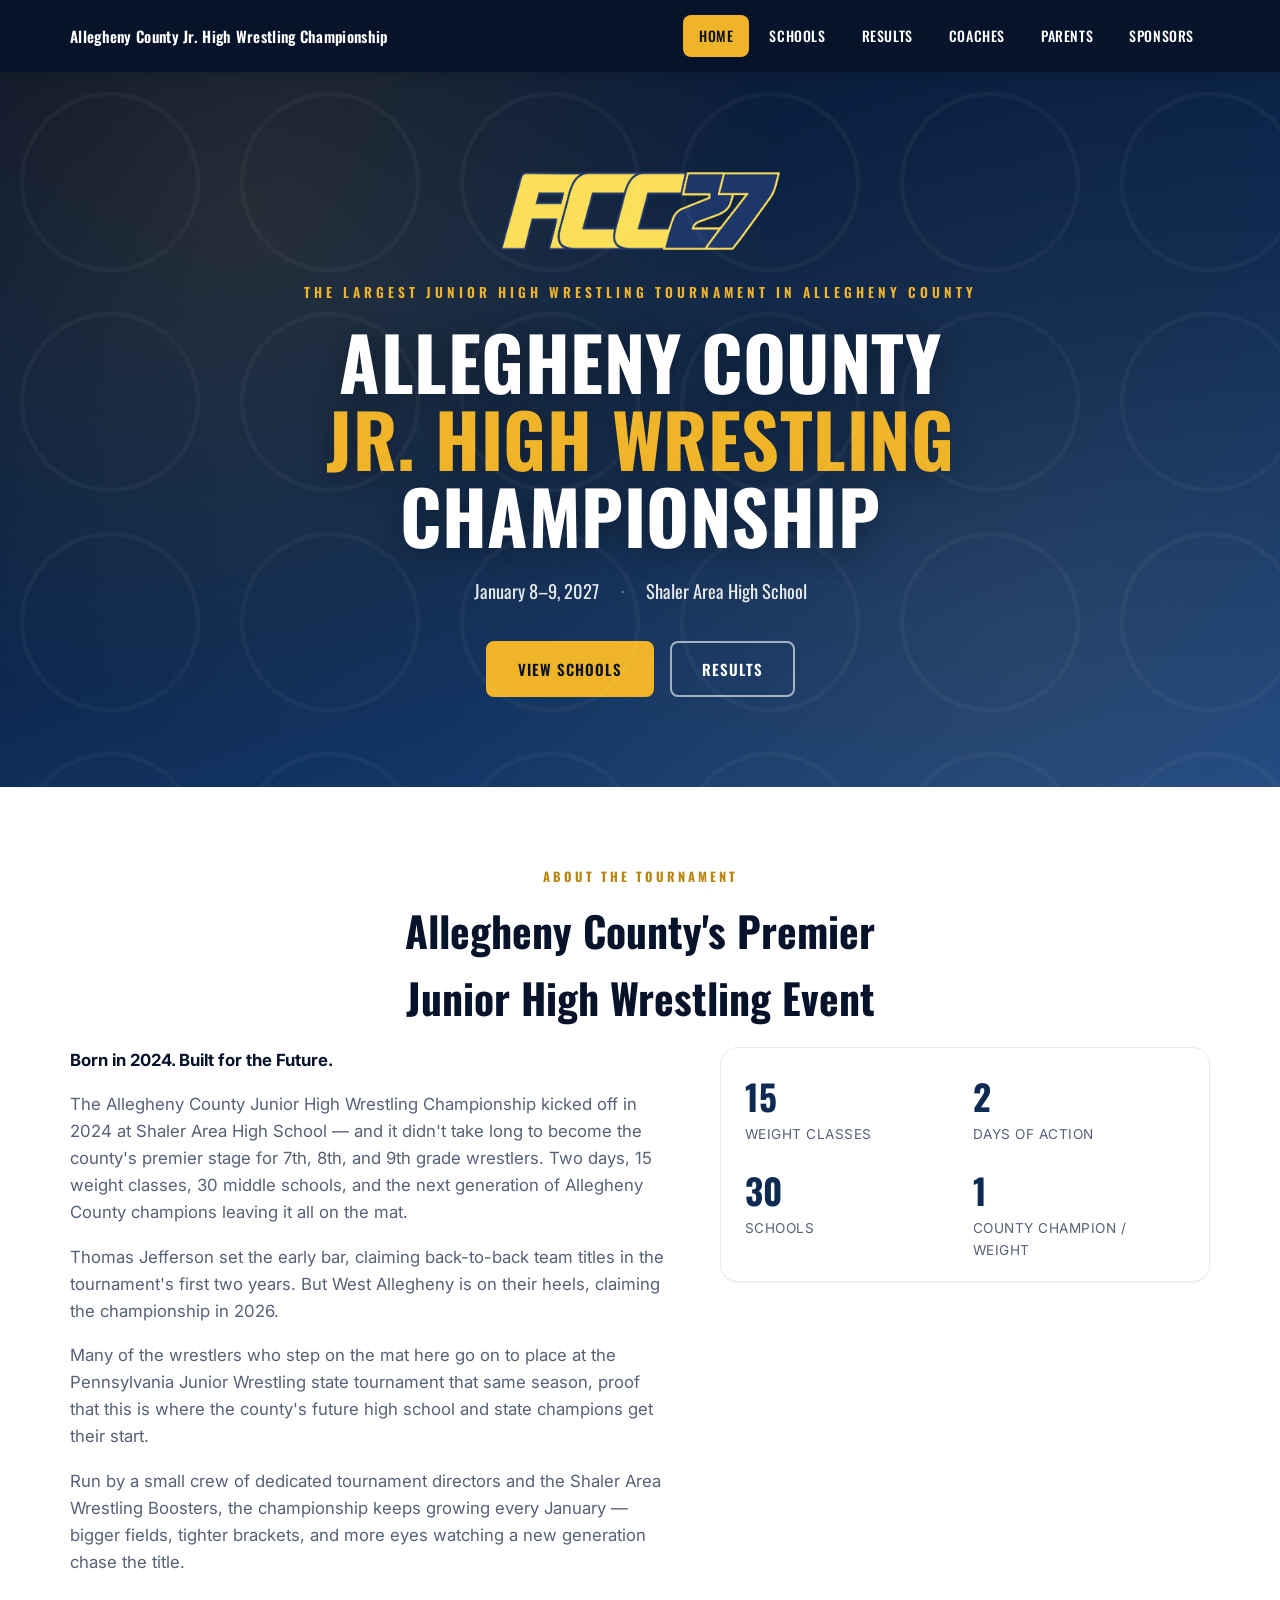
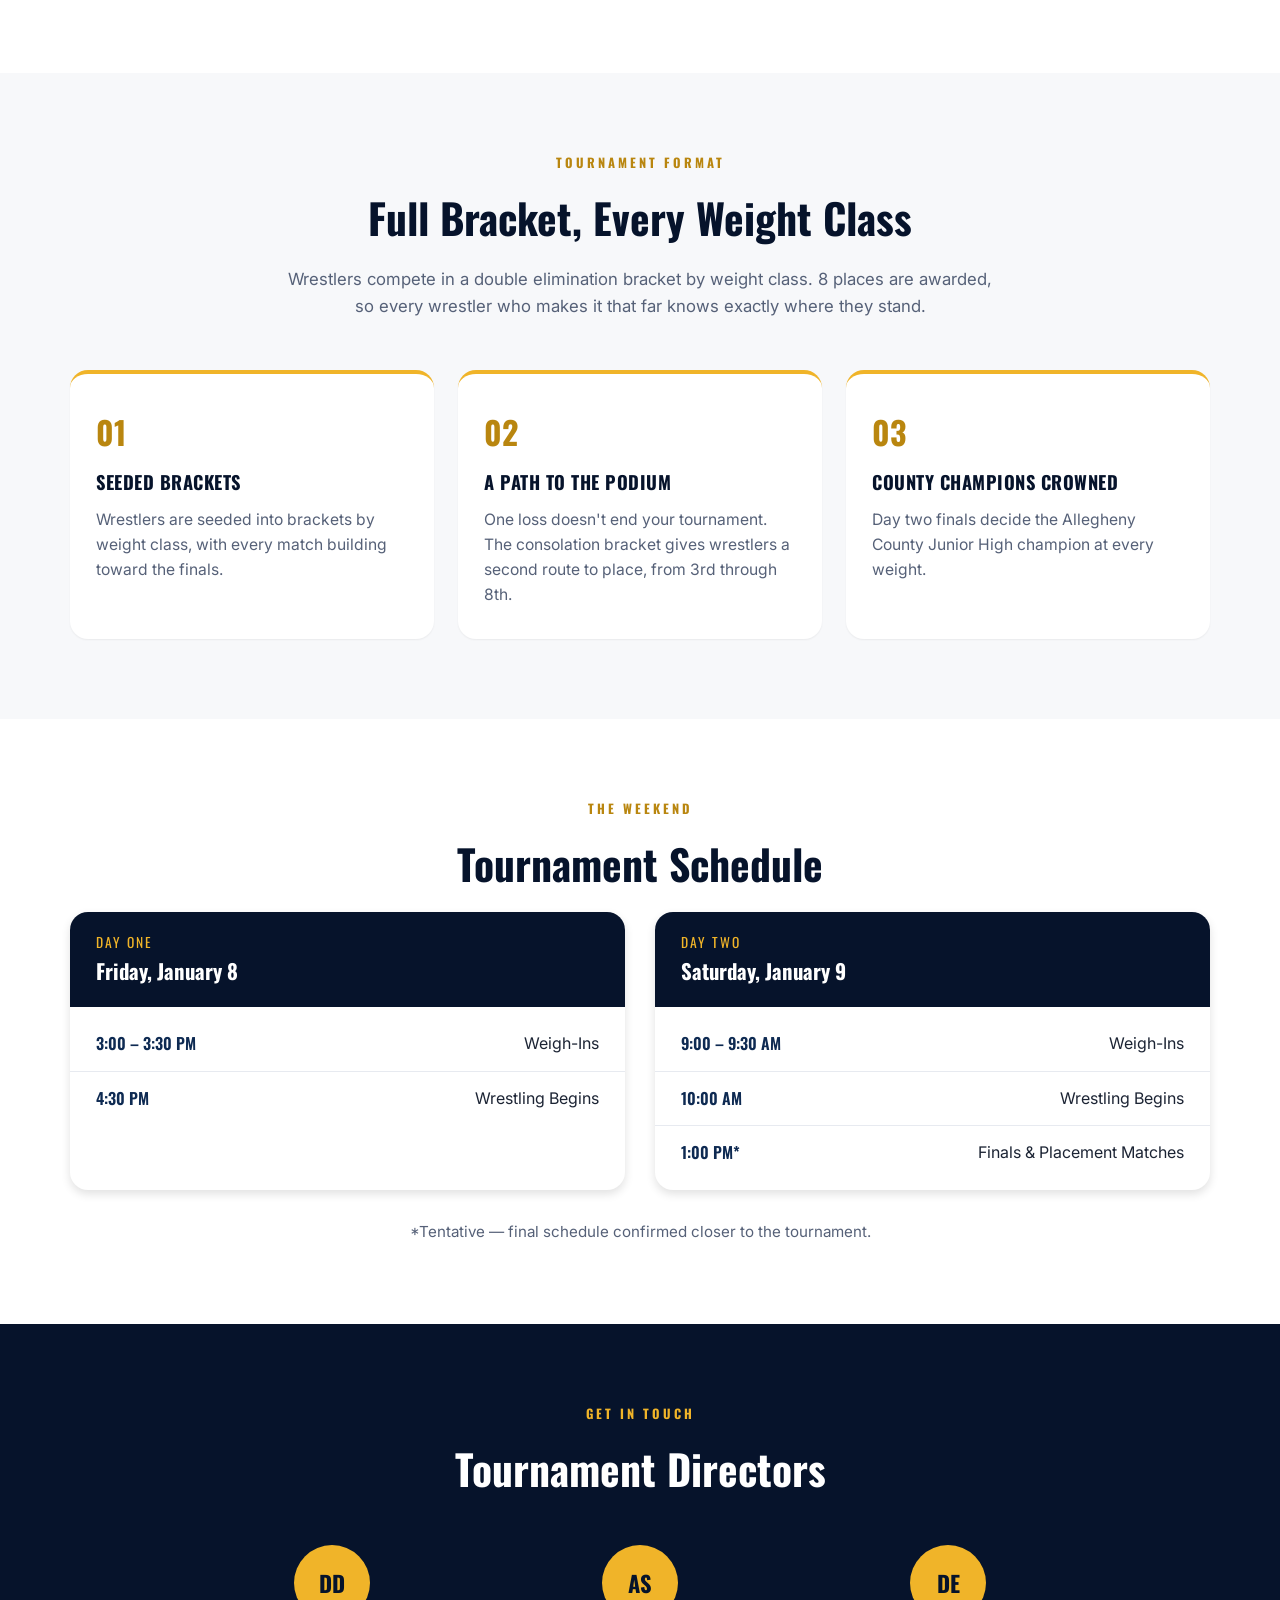
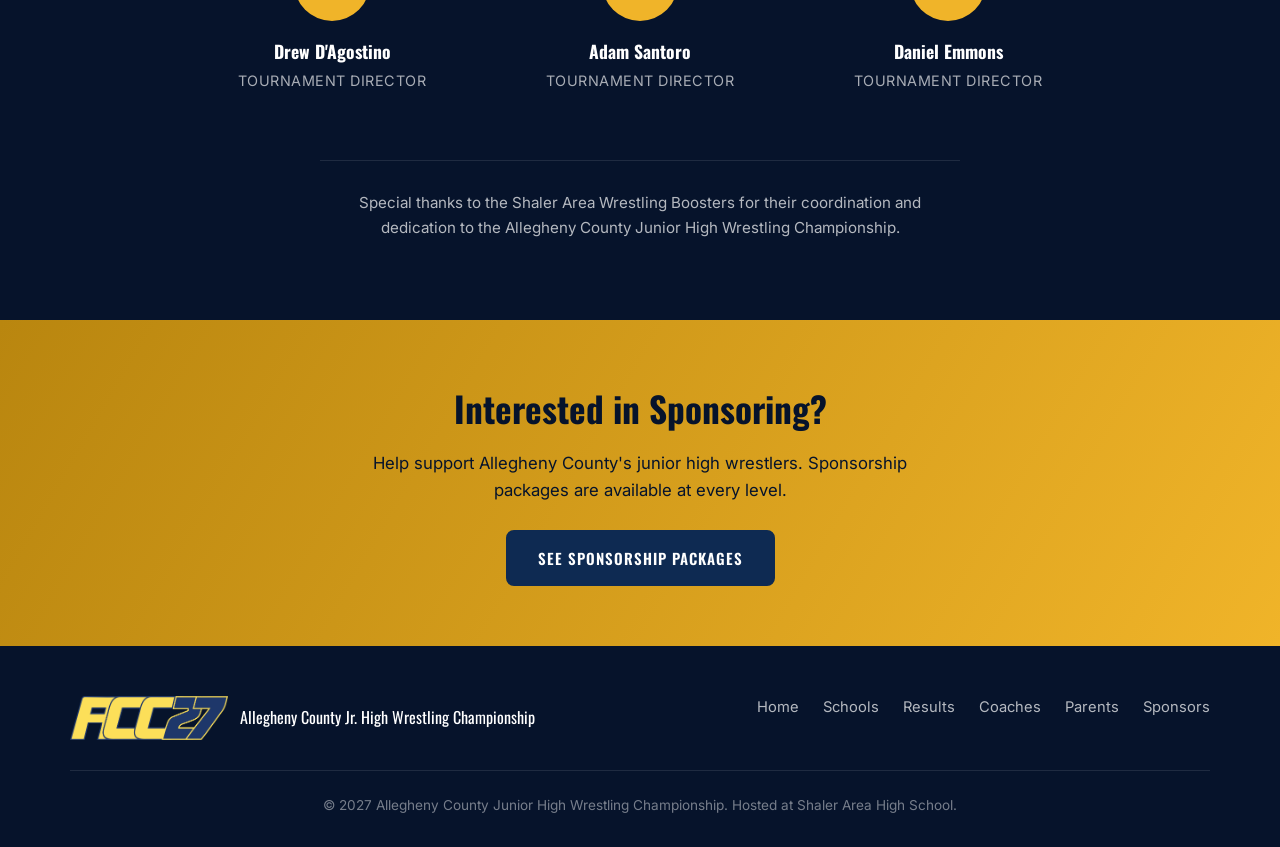
<file: index.html>
<!DOCTYPE html>
<html lang="en">
<head>
  <meta charset="UTF-8">
  <meta name="viewport" content="width=device-width, initial-scale=1.0">
  <title>ACC Jr. High Wrestling Championship | January 8&ndash;9, 2027</title>
  <meta name="description" content="The Allegheny County Junior High Wrestling Championship — January 8-9, 2027 at Shaler Area High School.">
  <link rel="stylesheet" href="styles.css">
  <link rel="icon" type="image/png" href="favicon.png">
  <link rel="preconnect" href="https://fonts.googleapis.com">
  <link rel="preconnect" href="https://fonts.gstatic.com" crossorigin>
  <link href="https://fonts.googleapis.com/css2?family=Oswald:wght@400;500;600;700&family=Inter:wght@400;500;600;700&display=swap" rel="stylesheet">
</head>
<body>

  <!-- Navigation -->
  <nav class="nav">
    <div class="nav-container">
      <a href="index.html" class="nav-logo">
        <span>Allegheny County Jr. High Wrestling Championship</span>
      </a>
      <button class="nav-toggle" aria-label="Toggle menu" onclick="document.querySelector('.nav-menu').classList.toggle('active'); this.classList.toggle('active')">
        <span></span><span></span><span></span>
      </button>
      <ul class="nav-menu">
        <li><a href="index.html" class="active">Home</a></li>
        <li><a href="schools.html">Schools</a></li>
        <li><a href="results.html">Results</a></li>
        <li><a href="coaches.html">Coaches</a></li>
        <li><a href="parents.html">Parents</a></li>
        <li><a href="sponsors.html">Sponsors</a></li>
      </ul>
    </div>
  </nav>

  <!-- Hero -->
  <section class="hero">
    <div class="hero-content">
      <img src="assets/brand/logo-mark.png" alt="ACC27" class="hero-logo">
      <span class="hero-eyebrow">The Largest Junior High Wrestling Tournament in Allegheny County</span>
      <h1 class="hero-title">ALLEGHENY COUNTY<br><span class="gold">JR. HIGH WRESTLING</span><br>CHAMPIONSHIP</h1>
      <div class="hero-details">
        <span>January 8&ndash;9, 2027</span>
        <span class="sep">&middot;</span>
        <span>Shaler Area High School</span>
      </div>
      <div class="hero-buttons">
        <a href="schools.html" class="btn btn-primary">View Schools</a>
        <a href="results.html" class="btn btn-outline">Results</a>
      </div>
    </div>
  </section>

  <!-- About -->
  <section class="section" id="about">
    <div class="container">
      <span class="section-eyebrow">About the Tournament</span>
      <h2 class="section-title">Allegheny County's Premier<br>Junior High Wrestling Event</h2>
      <div class="about-grid">
        <div class="about-text">
          <p><strong>Born in 2024. Built for the Future.</strong></p>
          <p>The Allegheny County Junior High Wrestling Championship kicked off in 2024 at Shaler Area High School — and it didn't take long to become the county's premier stage for 7th, 8th, and 9th grade wrestlers. Two days, 15 weight classes, 30 middle schools, and the next generation of Allegheny County champions leaving it all on the mat.</p>
          <p>Thomas Jefferson set the early bar, claiming back-to-back team titles in the tournament's first two years. But West Allegheny is on their heels, claiming the championship in 2026.</p>
          <p>Many of the wrestlers who step on the mat here go on to place at the Pennsylvania Junior Wrestling state tournament that same season, proof that this is where the county's future high school and state champions get their start.</p>
          <p>Run by a small crew of dedicated tournament directors and the Shaler Area Wrestling Boosters, the championship keeps growing every January — bigger fields, tighter brackets, and more eyes watching a new generation chase the title.</p>
        </div>
        <div class="stat-card">
          <div class="stat-grid">
            <div>
              <div class="stat-number">15</div>
              <div class="stat-label">Weight Classes</div>
            </div>
            <div>
              <div class="stat-number">2</div>
              <div class="stat-label">Days of Action</div>
            </div>
            <div>
              <div class="stat-number">30</div>
              <div class="stat-label">Schools</div>
            </div>
            <div>
              <div class="stat-number">1</div>
              <div class="stat-label">County Champion / Weight</div>
            </div>
          </div>
        </div>
      </div>
    </div>
  </section>

  <!-- Format -->
  <section class="section section-alt" id="format">
    <div class="container">
      <span class="section-eyebrow">Tournament Format</span>
      <h2 class="section-title">Full Bracket, Every Weight Class</h2>
      <p class="section-subtitle">Wrestlers compete in a double elimination bracket by weight class. 8 places are awarded, so every wrestler who makes it that far knows exactly where they stand.</p>
      <div class="format-grid">
        <div class="format-card">
          <div class="format-num">01</div>
          <h3>Seeded Brackets</h3>
          <p>Wrestlers are seeded into brackets by weight class, with every match building toward the finals.</p>
        </div>
        <div class="format-card">
          <div class="format-num">02</div>
          <h3>A Path to the Podium</h3>
          <p>One loss doesn't end your tournament. The consolation bracket gives wrestlers a second route to place, from 3rd through 8th.</p>
        </div>
        <div class="format-card">
          <div class="format-num">03</div>
          <h3>County Champions Crowned</h3>
          <p>Day two finals decide the Allegheny County Junior High champion at every weight.</p>
        </div>
      </div>
    </div>
  </section>

  <!-- Schedule -->
  <section class="section" id="schedule">
    <div class="container">
      <span class="section-eyebrow">The Weekend</span>
      <h2 class="section-title">Tournament Schedule</h2>
      <div class="schedule-grid">
        <div class="schedule-day">
          <div class="schedule-day-header">
            <div class="day-name">Day One</div>
            <div class="day-date">Friday, January 8</div>
          </div>
          <div class="schedule-list">
            <div class="schedule-row"><span class="schedule-time">3:00 &ndash; 3:30 PM</span><span class="schedule-event">Weigh-Ins</span></div>
            <div class="schedule-row"><span class="schedule-time">4:30 PM</span><span class="schedule-event">Wrestling Begins</span></div>
          </div>
        </div>
        <div class="schedule-day">
          <div class="schedule-day-header">
            <div class="day-name">Day Two</div>
            <div class="day-date">Saturday, January 9</div>
          </div>
          <div class="schedule-list">
            <div class="schedule-row"><span class="schedule-time">9:00 &ndash; 9:30 AM</span><span class="schedule-event">Weigh-Ins</span></div>
            <div class="schedule-row"><span class="schedule-time">10:00 AM</span><span class="schedule-event">Wrestling Begins</span></div>
            <div class="schedule-row"><span class="schedule-time">1:00 PM*</span><span class="schedule-event">Finals &amp; Placement Matches</span></div>
          </div>
        </div>
      </div>
      <p class="schedule-note">*Tentative &mdash; final schedule confirmed closer to the tournament.</p>
    </div>
  </section>

  <!-- Directors -->
  <section class="section section-navy" id="directors">
    <div class="container">
      <span class="section-eyebrow">Get in Touch</span>
      <h2 class="section-title">Tournament Directors</h2>
      <div class="directors-grid">
        <div class="director-card">
          <div class="director-avatar">DD</div>
          <h3>Drew D'Agostino</h3>
          <p>Tournament Director</p>
        </div>
        <div class="director-card">
          <div class="director-avatar">AS</div>
          <h3>Adam Santoro</h3>
          <p>Tournament Director</p>
        </div>
        <div class="director-card">
          <div class="director-avatar">DE</div>
          <h3>Daniel Emmons</h3>
          <p>Tournament Director</p>
        </div>
      </div>
      <p class="thanks-note">Special thanks to the Shaler Area Wrestling Boosters for their coordination and dedication to the Allegheny County Junior High Wrestling Championship.</p>
    </div>
  </section>

  <!-- CTA -->
  <div class="cta-band">
    <h2>Interested in Sponsoring?</h2>
    <p>Help support Allegheny County's junior high wrestlers. Sponsorship packages are available at every level.</p>
    <a href="sponsors.html" class="btn btn-navy">See Sponsorship Packages</a>
  </div>

  <!-- Footer -->
  <footer class="footer">
    <div class="container">
      <div class="footer-content">
        <div class="footer-logo">
          <img src="assets/brand/logo-mark.png" alt="ACC27">
          <p>Allegheny County Jr. High Wrestling Championship</p>
        </div>
        <div class="footer-links">
          <a href="index.html">Home</a>
          <a href="schools.html">Schools</a>
          <a href="results.html">Results</a>
          <a href="coaches.html">Coaches</a>
          <a href="parents.html">Parents</a>
          <a href="sponsors.html">Sponsors</a>
        </div>
      </div>
      <div class="footer-bottom">
        &copy; 2027 Allegheny County Junior High Wrestling Championship. Hosted at Shaler Area High School.
      </div>
    </div>
  </footer>

  <script>
    document.querySelector('.nav-toggle')?.addEventListener('click', function() {
      document.querySelector('.nav-menu').classList.toggle('active');
    });
  </script>
</body>
</html>
</file>
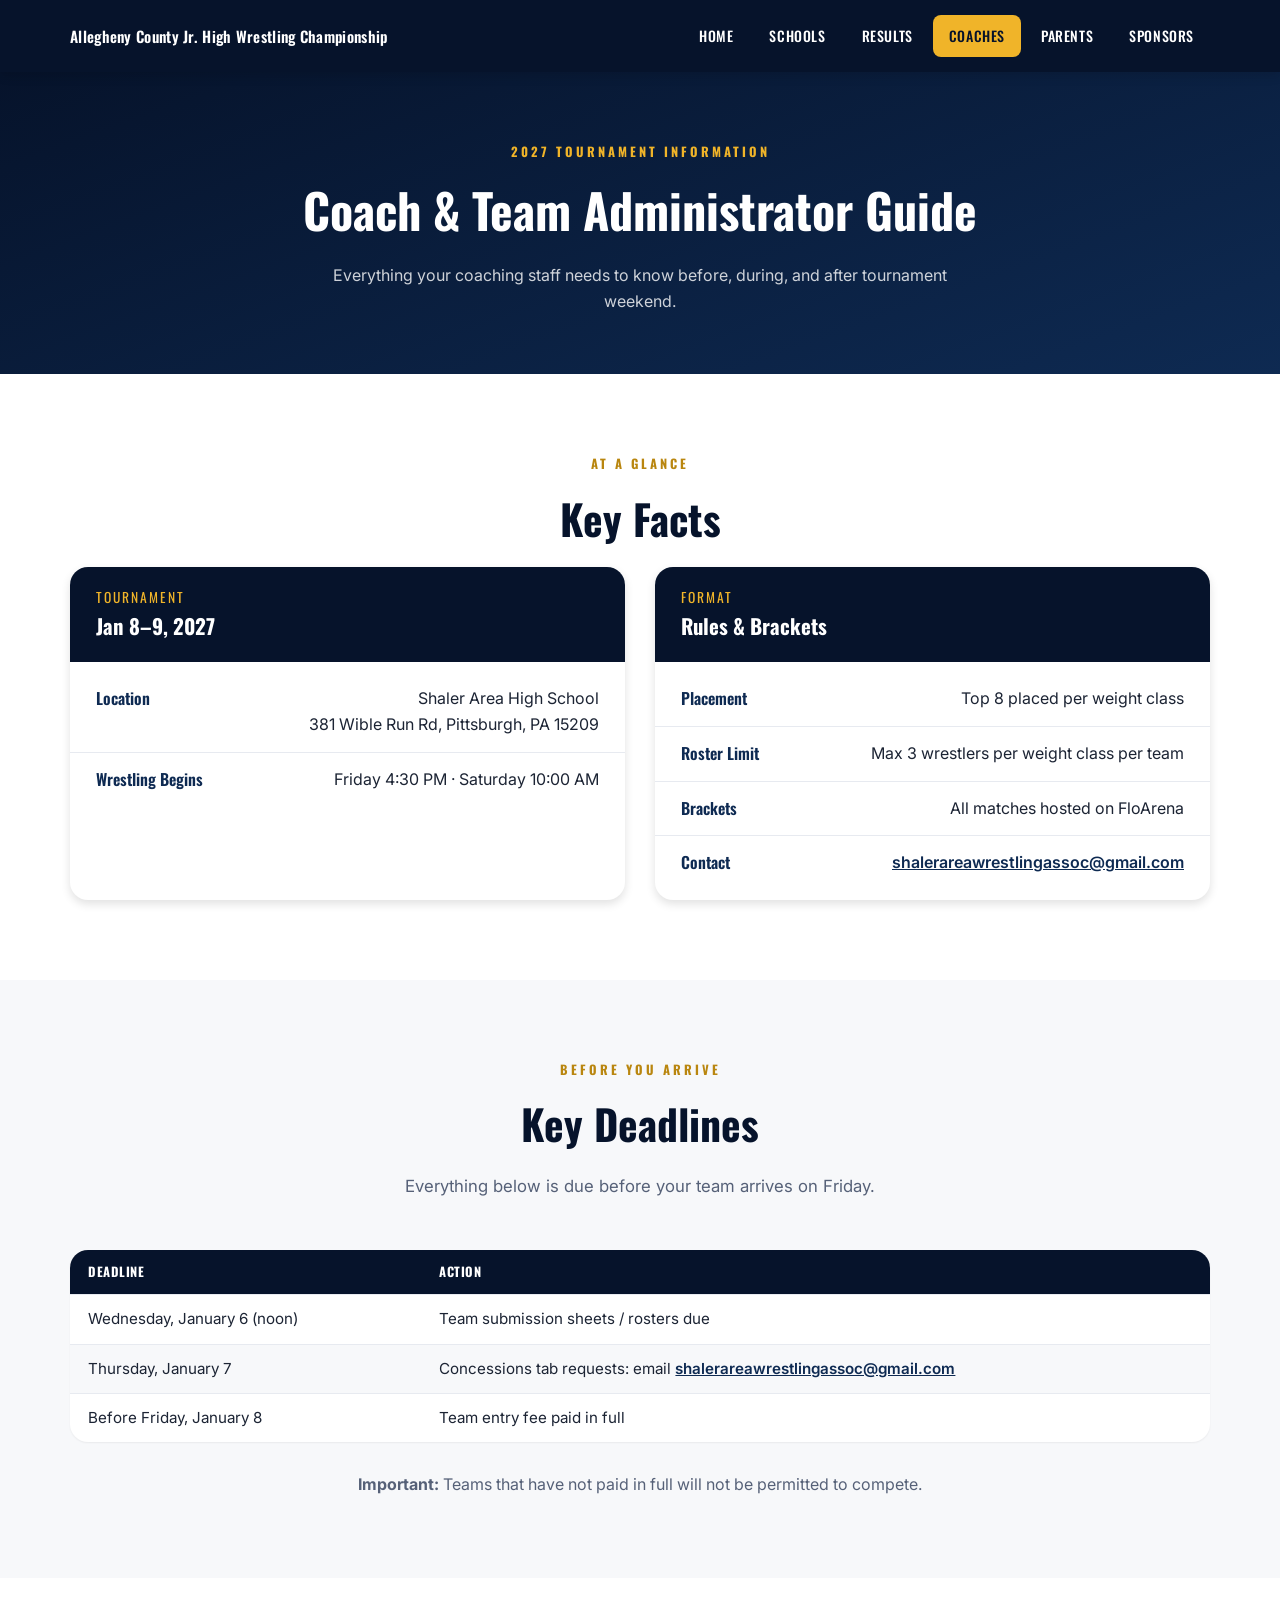
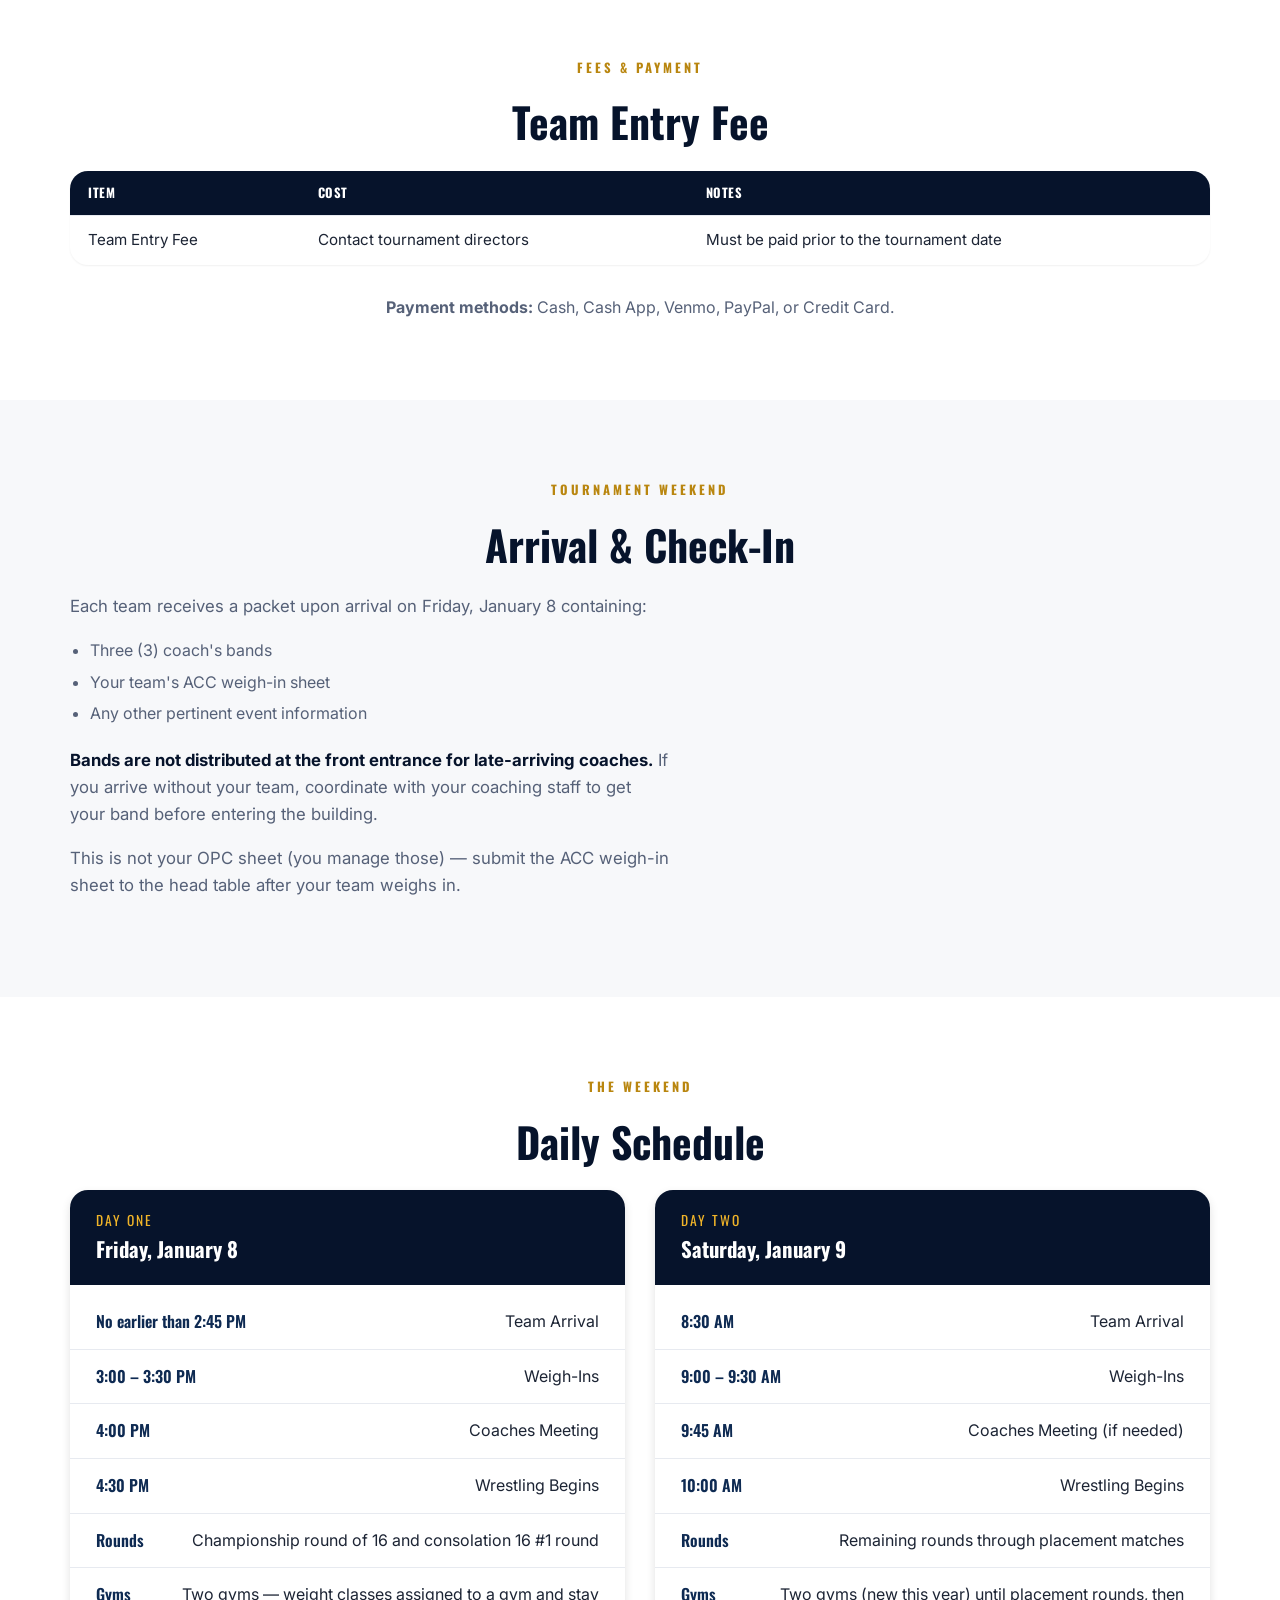
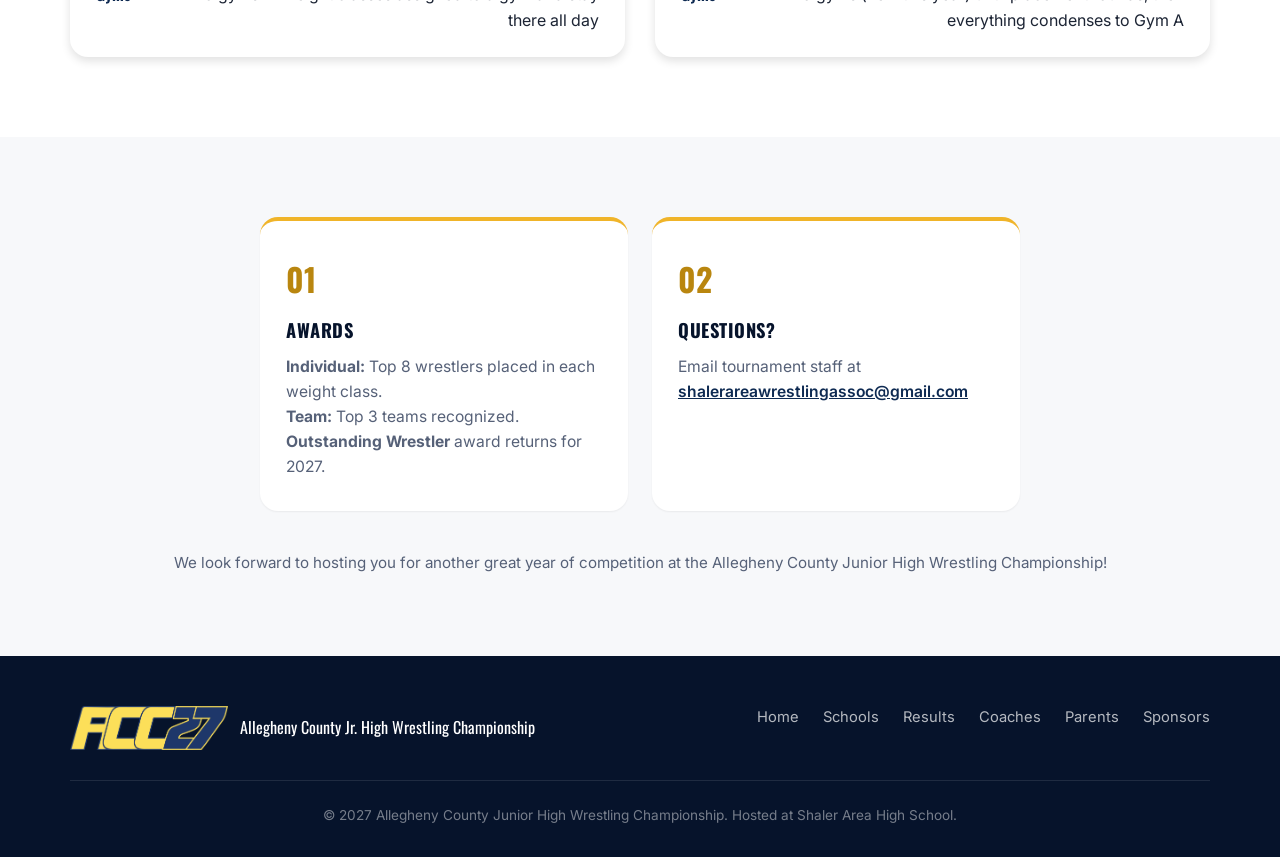
<file: coaches.html>
<!DOCTYPE html>
<html lang="en">
<head>
  <meta charset="UTF-8">
  <meta name="viewport" content="width=device-width, initial-scale=1.0">
  <title>Coaches Guide | ACC Jr. High Wrestling Championship</title>
  <meta name="description" content="2027 Tournament information for coaches and team administrators — deadlines, fees, schedule, and check-in details.">
  <link rel="stylesheet" href="styles.css">
  <link rel="icon" type="image/png" href="favicon.png">
  <link rel="preconnect" href="https://fonts.googleapis.com">
  <link rel="preconnect" href="https://fonts.gstatic.com" crossorigin>
  <link href="https://fonts.googleapis.com/css2?family=Oswald:wght@400;500;600;700&family=Inter:wght@400;500;600;700&display=swap" rel="stylesheet">
</head>
<body>

  <nav class="nav">
    <div class="nav-container">
      <a href="index.html" class="nav-logo">
        <span>Allegheny County Jr. High Wrestling Championship</span>
      </a>
      <button class="nav-toggle" aria-label="Toggle menu">
        <span></span><span></span><span></span>
      </button>
      <ul class="nav-menu">
        <li><a href="index.html">Home</a></li>
        <li><a href="schools.html">Schools</a></li>
        <li><a href="results.html">Results</a></li>
        <li><a href="coaches.html" class="active">Coaches</a></li>
        <li><a href="parents.html">Parents</a></li>
        <li><a href="sponsors.html">Sponsors</a></li>
      </ul>
    </div>
  </nav>

  <section class="page-hero">
    <span class="section-eyebrow">2027 Tournament Information</span>
    <h1>Coach &amp; Team Administrator Guide</h1>
    <p>Everything your coaching staff needs to know before, during, and after tournament weekend.</p>
  </section>

  <!-- At a Glance -->
  <section class="section">
    <div class="container">
      <span class="section-eyebrow">At a Glance</span>
      <h2 class="section-title">Key Facts</h2>
      <div class="schedule-grid">
        <div class="schedule-day">
          <div class="schedule-day-header">
            <div class="day-name">Tournament</div>
            <div class="day-date">Jan 8&ndash;9, 2027</div>
          </div>
          <div class="schedule-list">
            <div class="schedule-row"><span class="schedule-time">Location</span><span class="schedule-event">Shaler Area High School<br>381 Wible Run Rd, Pittsburgh, PA 15209</span></div>
            <div class="schedule-row"><span class="schedule-time">Wrestling Begins</span><span class="schedule-event">Friday 4:30 PM &middot; Saturday 10:00 AM</span></div>
          </div>
        </div>
        <div class="schedule-day">
          <div class="schedule-day-header">
            <div class="day-name">Format</div>
            <div class="day-date">Rules &amp; Brackets</div>
          </div>
          <div class="schedule-list">
            <div class="schedule-row"><span class="schedule-time">Placement</span><span class="schedule-event">Top 8 placed per weight class</span></div>
            <div class="schedule-row"><span class="schedule-time">Roster Limit</span><span class="schedule-event">Max 3 wrestlers per weight class per team</span></div>
            <div class="schedule-row"><span class="schedule-time">Brackets</span><span class="schedule-event">All matches hosted on FloArena</span></div>
            <div class="schedule-row"><span class="schedule-time">Contact</span><span class="schedule-event"><a href="mailto:shalerareawrestlingassoc@gmail.com" style="color:var(--navy); font-weight:600;">shalerareawrestlingassoc@gmail.com</a></span></div>
          </div>
        </div>
      </div>
    </div>
  </section>

  <!-- Key Deadlines -->
  <section class="section section-alt">
    <div class="container">
      <span class="section-eyebrow">Before You Arrive</span>
      <h2 class="section-title">Key Deadlines</h2>
      <p class="section-subtitle">Everything below is due before your team arrives on Friday.</p>
      <table class="champions-table">
        <thead><tr><th>Deadline</th><th>Action</th></tr></thead>
        <tbody>
          <tr><td>Wednesday, January 6 (noon)</td><td>Team submission sheets / rosters due</td></tr>
          <tr><td>Thursday, January 7</td><td>Concessions tab requests: email <a href="mailto:shalerareawrestlingassoc@gmail.com" style="color:var(--navy); font-weight:600;">shalerareawrestlingassoc@gmail.com</a></td></tr>
          <tr><td>Before Friday, January 8</td><td>Team entry fee paid in full</td></tr>
        </tbody>
      </table>
      <p class="results-archive-note"><strong>Important:</strong> Teams that have not paid in full will not be permitted to compete.</p>
    </div>
  </section>

  <!-- Fees & Payment -->
  <section class="section">
    <div class="container">
      <span class="section-eyebrow">Fees &amp; Payment</span>
      <h2 class="section-title">Team Entry Fee</h2>
      <table class="champions-table">
        <thead><tr><th>Item</th><th>Cost</th><th>Notes</th></tr></thead>
        <tbody>
          <tr><td>Team Entry Fee</td><td>Contact tournament directors</td><td>Must be paid prior to the tournament date</td></tr>
        </tbody>
      </table>
      <p class="results-archive-note"><strong>Payment methods:</strong> Cash, Cash App, Venmo, PayPal, or Credit Card.</p>
    </div>
  </section>

  <!-- Arrival & Check-In -->
  <section class="section section-alt">
    <div class="container">
      <span class="section-eyebrow">Tournament Weekend</span>
      <h2 class="section-title">Arrival &amp; Check-In</h2>
      <div class="about-grid">
        <div class="about-text">
          <p>Each team receives a packet upon arrival on Friday, January 8 containing:</p>
          <ul style="margin: 10px 0 20px 20px; color: var(--gray-600);">
            <li style="margin-bottom: 6px;">Three (3) coach's bands</li>
            <li style="margin-bottom: 6px;">Your team's ACC weigh-in sheet</li>
            <li style="margin-bottom: 6px;">Any other pertinent event information</li>
          </ul>
          <p><strong>Bands are not distributed at the front entrance for late-arriving coaches.</strong> If you arrive without your team, coordinate with your coaching staff to get your band before entering the building.</p>
          <p style="margin-top: 16px;">This is not your OPC sheet (you manage those) &mdash; submit the ACC weigh-in sheet to the head table after your team weighs in.</p>
        </div>
      </div>
    </div>
  </section>

  <!-- Daily Schedule -->
  <section class="section">
    <div class="container">
      <span class="section-eyebrow">The Weekend</span>
      <h2 class="section-title">Daily Schedule</h2>
      <div class="schedule-grid">
        <div class="schedule-day">
          <div class="schedule-day-header">
            <div class="day-name">Day One</div>
            <div class="day-date">Friday, January 8</div>
          </div>
          <div class="schedule-list">
            <div class="schedule-row"><span class="schedule-time">No earlier than 2:45 PM</span><span class="schedule-event">Team Arrival</span></div>
            <div class="schedule-row"><span class="schedule-time">3:00 &ndash; 3:30 PM</span><span class="schedule-event">Weigh-Ins</span></div>
            <div class="schedule-row"><span class="schedule-time">4:00 PM</span><span class="schedule-event">Coaches Meeting</span></div>
            <div class="schedule-row"><span class="schedule-time">4:30 PM</span><span class="schedule-event">Wrestling Begins</span></div>
            <div class="schedule-row"><span class="schedule-time">Rounds</span><span class="schedule-event">Championship round of 16 and consolation 16 #1 round</span></div>
            <div class="schedule-row"><span class="schedule-time">Gyms</span><span class="schedule-event">Two gyms &mdash; weight classes assigned to a gym and stay there all day</span></div>
          </div>
        </div>
        <div class="schedule-day">
          <div class="schedule-day-header">
            <div class="day-name">Day Two</div>
            <div class="day-date">Saturday, January 9</div>
          </div>
          <div class="schedule-list">
            <div class="schedule-row"><span class="schedule-time">8:30 AM</span><span class="schedule-event">Team Arrival</span></div>
            <div class="schedule-row"><span class="schedule-time">9:00 &ndash; 9:30 AM</span><span class="schedule-event">Weigh-Ins</span></div>
            <div class="schedule-row"><span class="schedule-time">9:45 AM</span><span class="schedule-event">Coaches Meeting (if needed)</span></div>
            <div class="schedule-row"><span class="schedule-time">10:00 AM</span><span class="schedule-event">Wrestling Begins</span></div>
            <div class="schedule-row"><span class="schedule-time">Rounds</span><span class="schedule-event">Remaining rounds through placement matches</span></div>
            <div class="schedule-row"><span class="schedule-time">Gyms</span><span class="schedule-event">Two gyms (new this year) until placement rounds, then everything condenses to Gym A</span></div>
          </div>
        </div>
      </div>
    </div>
  </section>

  <!-- Awards -->
  <section class="section section-alt">
    <div class="container">
      <div class="format-grid" style="grid-template-columns: repeat(2, 1fr); max-width: 760px; margin: 0 auto;">
        <div class="format-card">
          <div class="format-num">01</div>
          <h3>Awards</h3>
          <p><strong>Individual:</strong> Top 8 wrestlers placed in each weight class.<br><strong>Team:</strong> Top 3 teams recognized.<br><strong>Outstanding Wrestler</strong> award returns for 2027.</p>
        </div>
        <div class="format-card">
          <div class="format-num">02</div>
          <h3>Questions?</h3>
          <p>Email tournament staff at <a href="mailto:shalerareawrestlingassoc@gmail.com" style="color:var(--navy); font-weight:600;">shalerareawrestlingassoc@gmail.com</a></p>
        </div>
      </div>
      <p class="schedule-note" style="margin-top: 40px;">We look forward to hosting you for another great year of competition at the Allegheny County Junior High Wrestling Championship!</p>
    </div>
  </section>

  <footer class="footer">
    <div class="container">
      <div class="footer-content">
        <div class="footer-logo">
          <img src="assets/brand/logo-mark.png" alt="ACC27">
          <p>Allegheny County Jr. High Wrestling Championship</p>
        </div>
        <div class="footer-links">
          <a href="index.html">Home</a>
          <a href="schools.html">Schools</a>
          <a href="results.html">Results</a>
          <a href="coaches.html">Coaches</a>
          <a href="parents.html">Parents</a>
          <a href="sponsors.html">Sponsors</a>
        </div>
      </div>
      <div class="footer-bottom">
        &copy; 2027 Allegheny County Junior High Wrestling Championship. Hosted at Shaler Area High School.
      </div>
    </div>
  </footer>

  <script>
    document.querySelector('.nav-toggle')?.addEventListener('click', function() {
      document.querySelector('.nav-menu').classList.toggle('active');
    });
  </script>
</body>
</html>
</file>
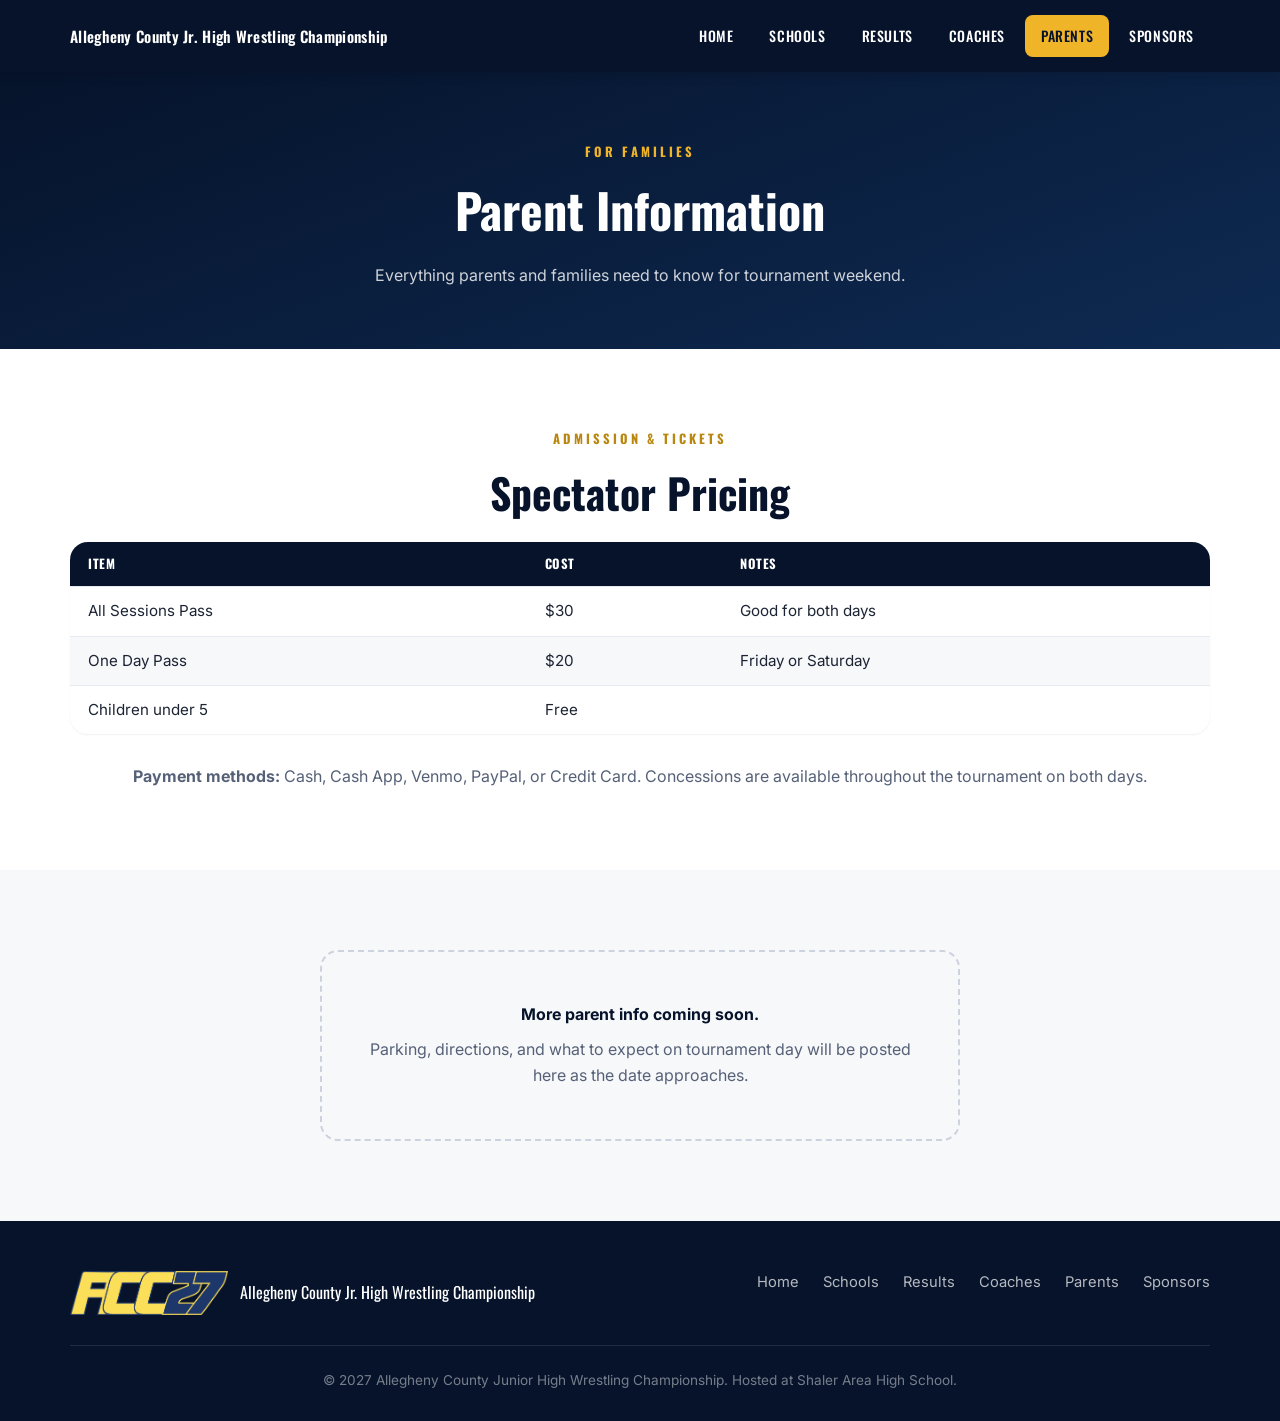
<file: parents.html>
<!DOCTYPE html>
<html lang="en">
<head>
  <meta charset="UTF-8">
  <meta name="viewport" content="width=device-width, initial-scale=1.0">
  <title>Parents | ACC Jr. High Wrestling Championship</title>
  <meta name="description" content="Information for parents and families attending the Allegheny County Junior High Wrestling Championship.">
  <link rel="stylesheet" href="styles.css">
  <link rel="icon" type="image/png" href="favicon.png">
  <link rel="preconnect" href="https://fonts.googleapis.com">
  <link rel="preconnect" href="https://fonts.gstatic.com" crossorigin>
  <link href="https://fonts.googleapis.com/css2?family=Oswald:wght@400;500;600;700&family=Inter:wght@400;500;600;700&display=swap" rel="stylesheet">
</head>
<body>

  <nav class="nav">
    <div class="nav-container">
      <a href="index.html" class="nav-logo">
        <span>Allegheny County Jr. High Wrestling Championship</span>
      </a>
      <button class="nav-toggle" aria-label="Toggle menu">
        <span></span><span></span><span></span>
      </button>
      <ul class="nav-menu">
        <li><a href="index.html">Home</a></li>
        <li><a href="schools.html">Schools</a></li>
        <li><a href="results.html">Results</a></li>
        <li><a href="coaches.html">Coaches</a></li>
        <li><a href="parents.html" class="active">Parents</a></li>
        <li><a href="sponsors.html">Sponsors</a></li>
      </ul>
    </div>
  </nav>

  <section class="page-hero">
    <span class="section-eyebrow">For Families</span>
    <h1>Parent Information</h1>
    <p>Everything parents and families need to know for tournament weekend.</p>
  </section>

  <section class="section">
    <div class="container">
      <span class="section-eyebrow">Admission &amp; Tickets</span>
      <h2 class="section-title">Spectator Pricing</h2>
      <table class="champions-table">
        <thead><tr><th>Item</th><th>Cost</th><th>Notes</th></tr></thead>
        <tbody>
          <tr><td>All Sessions Pass</td><td>$30</td><td>Good for both days</td></tr>
          <tr><td>One Day Pass</td><td>$20</td><td>Friday or Saturday</td></tr>
          <tr><td>Children under 5</td><td>Free</td><td>&nbsp;</td></tr>
        </tbody>
      </table>
      <p class="results-archive-note"><strong>Payment methods:</strong> Cash, Cash App, Venmo, PayPal, or Credit Card. Concessions are available throughout the tournament on both days.</p>
    </div>
  </section>

  <section class="section section-alt">
    <div class="container">
      <!--
        TODO(Daniel): Still need parking, directions, and anything
        else families should know before tournament weekend. Send
        those over and they'll get their own section here in the
        same style as the pricing table above.
      -->
      <div class="placeholder-box">
        <strong>More parent info coming soon.</strong>
        <p style="margin-top:10px;">Parking, directions, and what to expect on tournament day will be posted here as the date approaches.</p>
      </div>
    </div>
  </section>

  <footer class="footer">
    <div class="container">
      <div class="footer-content">
        <div class="footer-logo">
          <img src="assets/brand/logo-mark.png" alt="ACC27">
          <p>Allegheny County Jr. High Wrestling Championship</p>
        </div>
        <div class="footer-links">
          <a href="index.html">Home</a>
          <a href="schools.html">Schools</a>
          <a href="results.html">Results</a>
          <a href="coaches.html">Coaches</a>
          <a href="parents.html">Parents</a>
          <a href="sponsors.html">Sponsors</a>
        </div>
      </div>
      <div class="footer-bottom">
        &copy; 2027 Allegheny County Junior High Wrestling Championship. Hosted at Shaler Area High School.
      </div>
    </div>
  </footer>

  <script>
    document.querySelector('.nav-toggle')?.addEventListener('click', function() {
      document.querySelector('.nav-menu').classList.toggle('active');
    });
  </script>
</body>
</html>
</file>
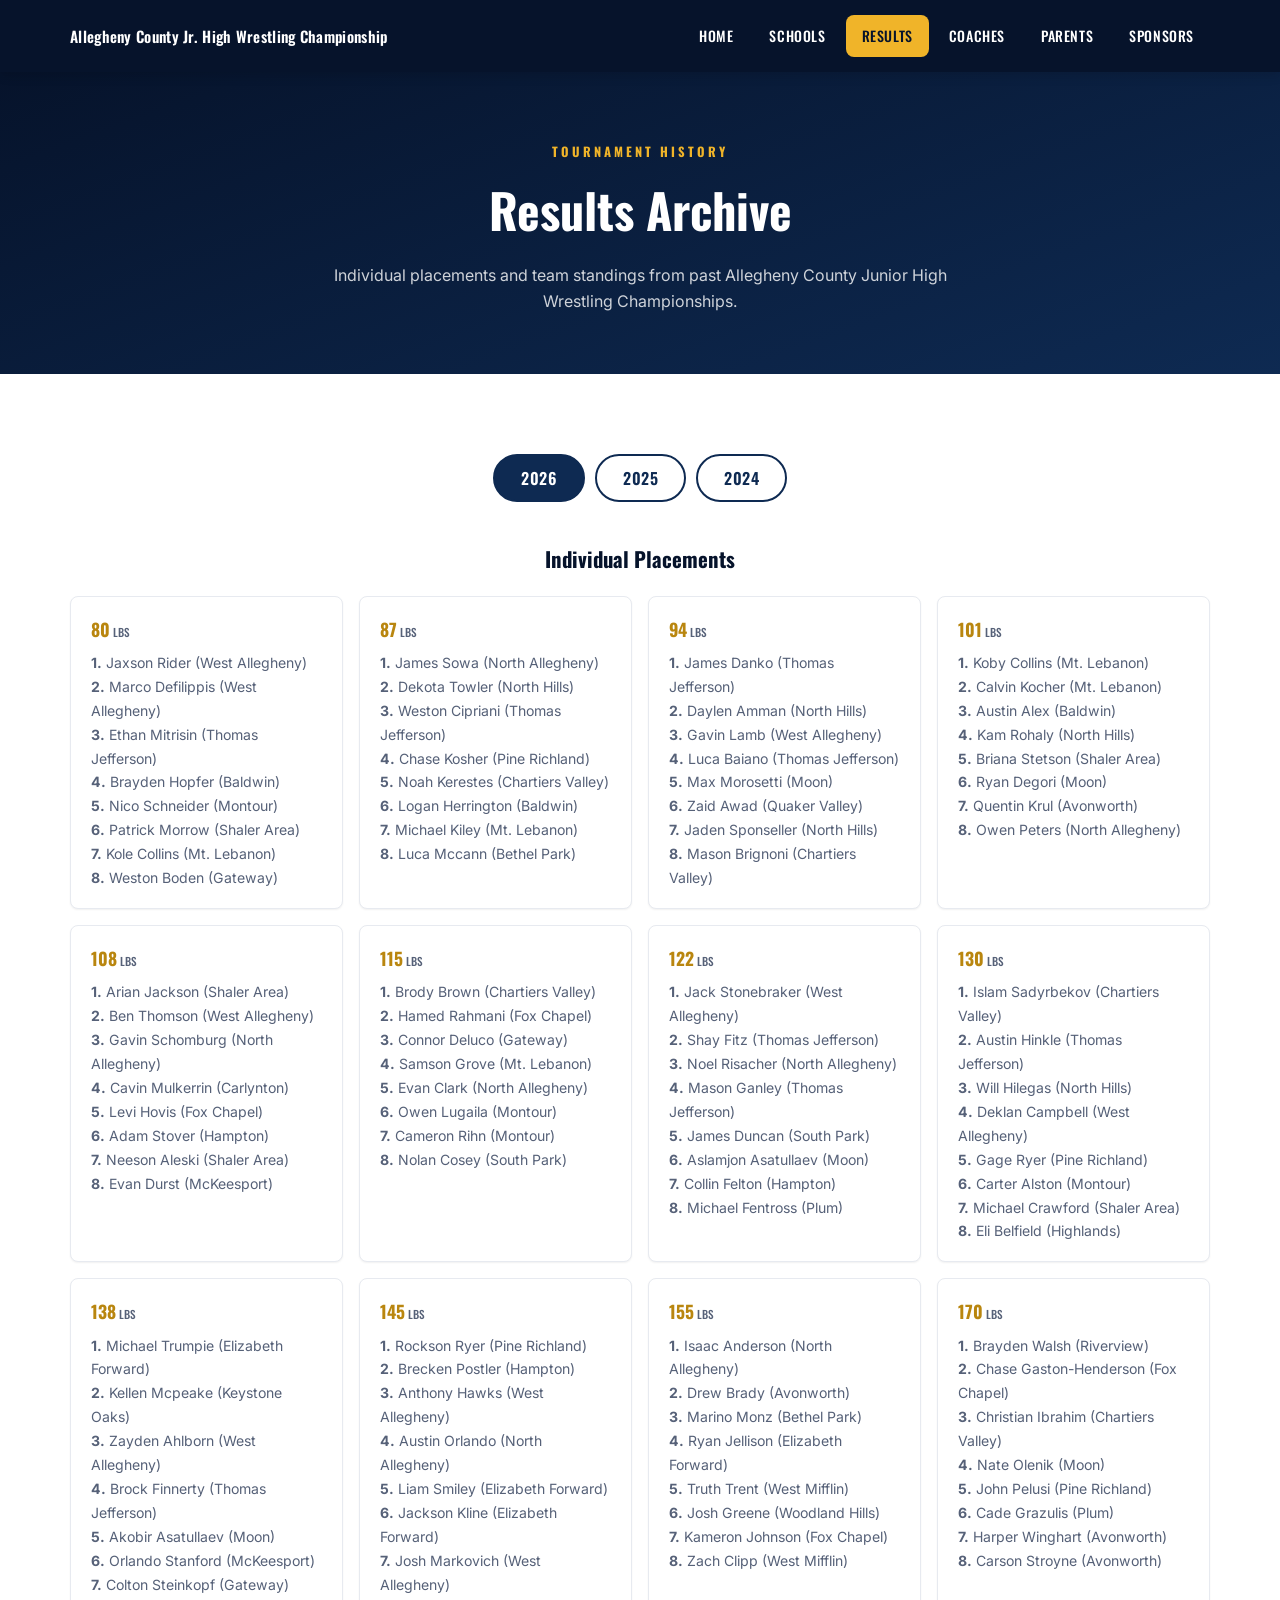
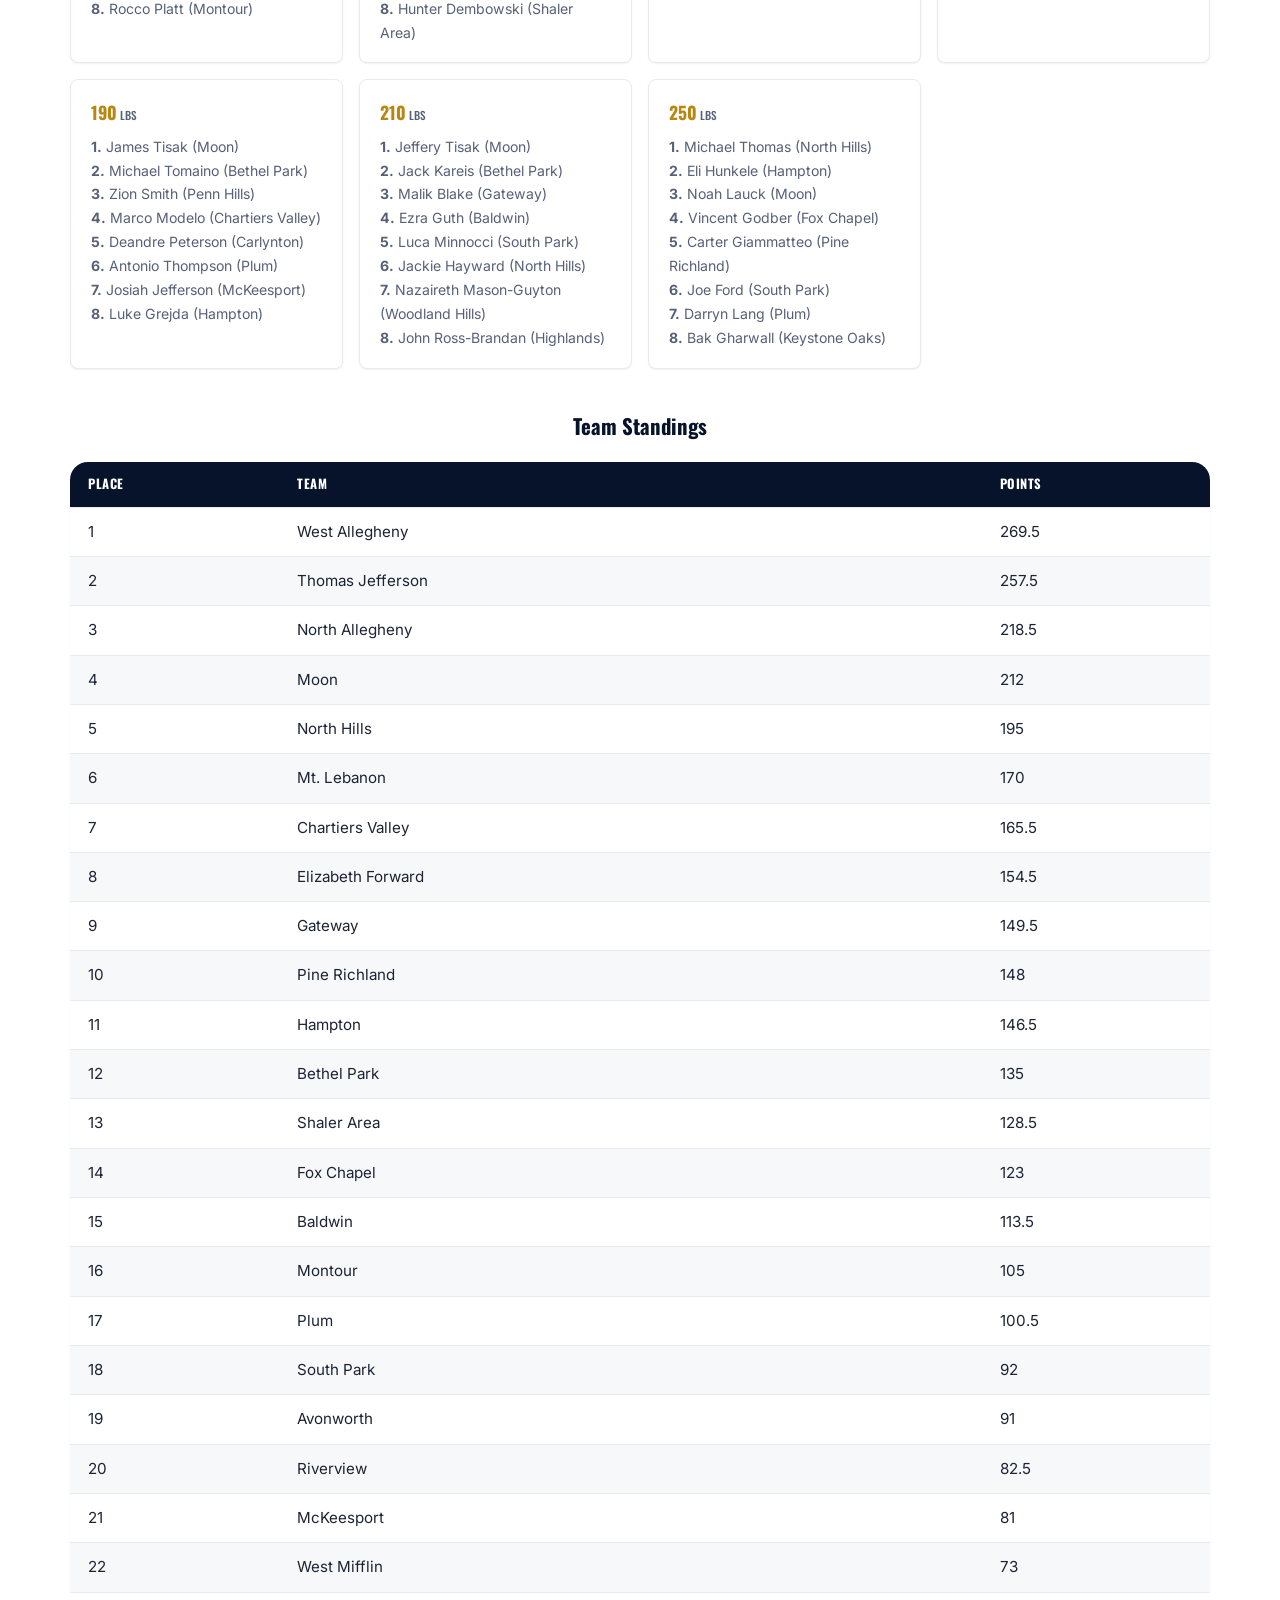
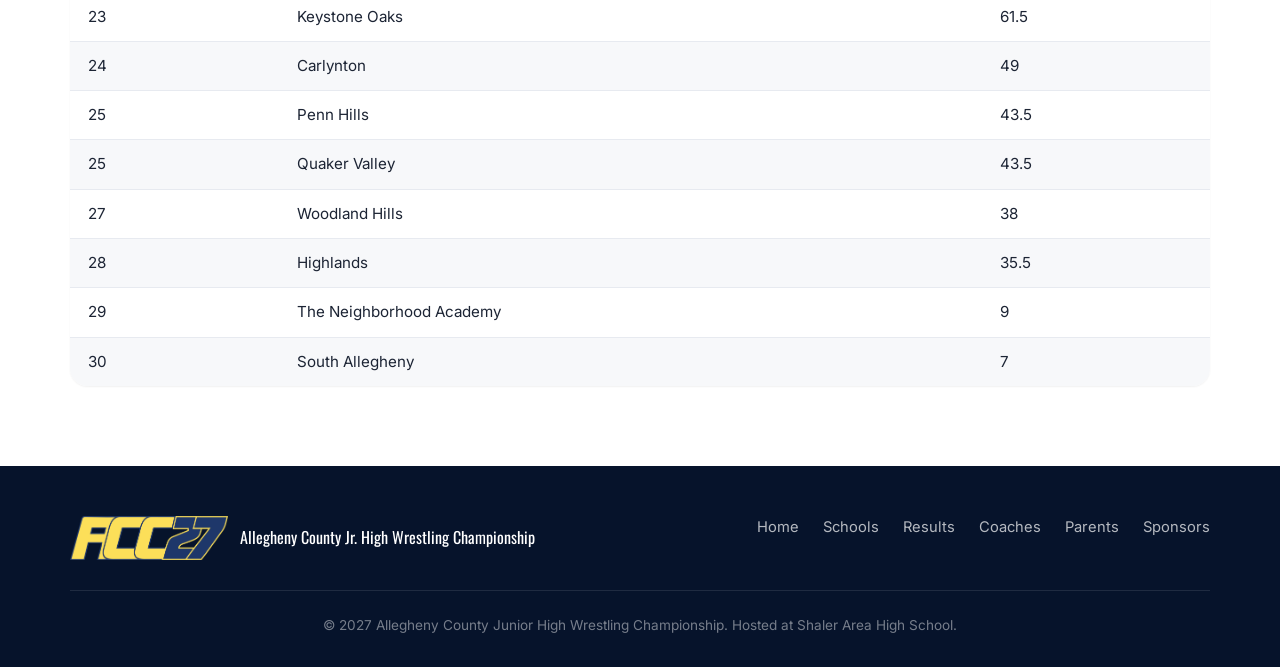
<file: results.html>
<!DOCTYPE html>
<html lang="en">
<head>
  <meta charset="UTF-8">
  <meta name="viewport" content="width=device-width, initial-scale=1.0">
  <title>Results Archive | ACC Jr. High Wrestling Championship</title>
  <link rel="stylesheet" href="styles.css">
  <link rel="icon" type="image/png" href="favicon.png">
  <link rel="preconnect" href="https://fonts.googleapis.com">
  <link rel="preconnect" href="https://fonts.gstatic.com" crossorigin>
  <link href="https://fonts.googleapis.com/css2?family=Oswald:wght@400;500;600;700&family=Inter:wght@400;500;600;700&display=swap" rel="stylesheet">
</head>
<body>

  <nav class="nav">
    <div class="nav-container">
      <a href="index.html" class="nav-logo">
        <span>Allegheny County Jr. High Wrestling Championship</span>
      </a>
      <button class="nav-toggle" aria-label="Toggle menu">
        <span></span><span></span><span></span>
      </button>
      <ul class="nav-menu">
        <li><a href="index.html">Home</a></li>
        <li><a href="schools.html">Schools</a></li>
        <li><a href="results.html" class="active">Results</a></li>
        <li><a href="coaches.html">Coaches</a></li>
        <li><a href="parents.html">Parents</a></li>
        <li><a href="sponsors.html">Sponsors</a></li>
      </ul>
    </div>
  </nav>

  <section class="page-hero">
    <span class="section-eyebrow">Tournament History</span>
    <h1>Results Archive</h1>
    <p>Individual placements and team standings from past Allegheny County Junior High Wrestling Championships.</p>
  </section>

  <section class="section">
    <div class="container">
      <div id="year-tabs" class="year-tabs"><!-- rendered by results.js --></div>
      <div id="year-panel" class="year-panel"><!-- rendered by results.js --></div>
    </div>
  </section>

  <footer class="footer">
    <div class="container">
      <div class="footer-content">
        <div class="footer-logo">
          <img src="assets/brand/logo-mark.png" alt="ACC27">
          <p>Allegheny County Jr. High Wrestling Championship</p>
        </div>
        <div class="footer-links">
          <a href="index.html">Home</a>
          <a href="schools.html">Schools</a>
          <a href="results.html">Results</a>
          <a href="coaches.html">Coaches</a>
          <a href="parents.html">Parents</a>
          <a href="sponsors.html">Sponsors</a>
        </div>
      </div>
      <div class="footer-bottom">
        &copy; 2027 Allegheny County Junior High Wrestling Championship. Hosted at Shaler Area High School.
      </div>
    </div>
  </footer>

  <script src="results.js"></script>
  <script>
    document.querySelector('.nav-toggle')?.addEventListener('click', function() {
      document.querySelector('.nav-menu').classList.toggle('active');
    });
  </script>
</body>
</html>
</file>
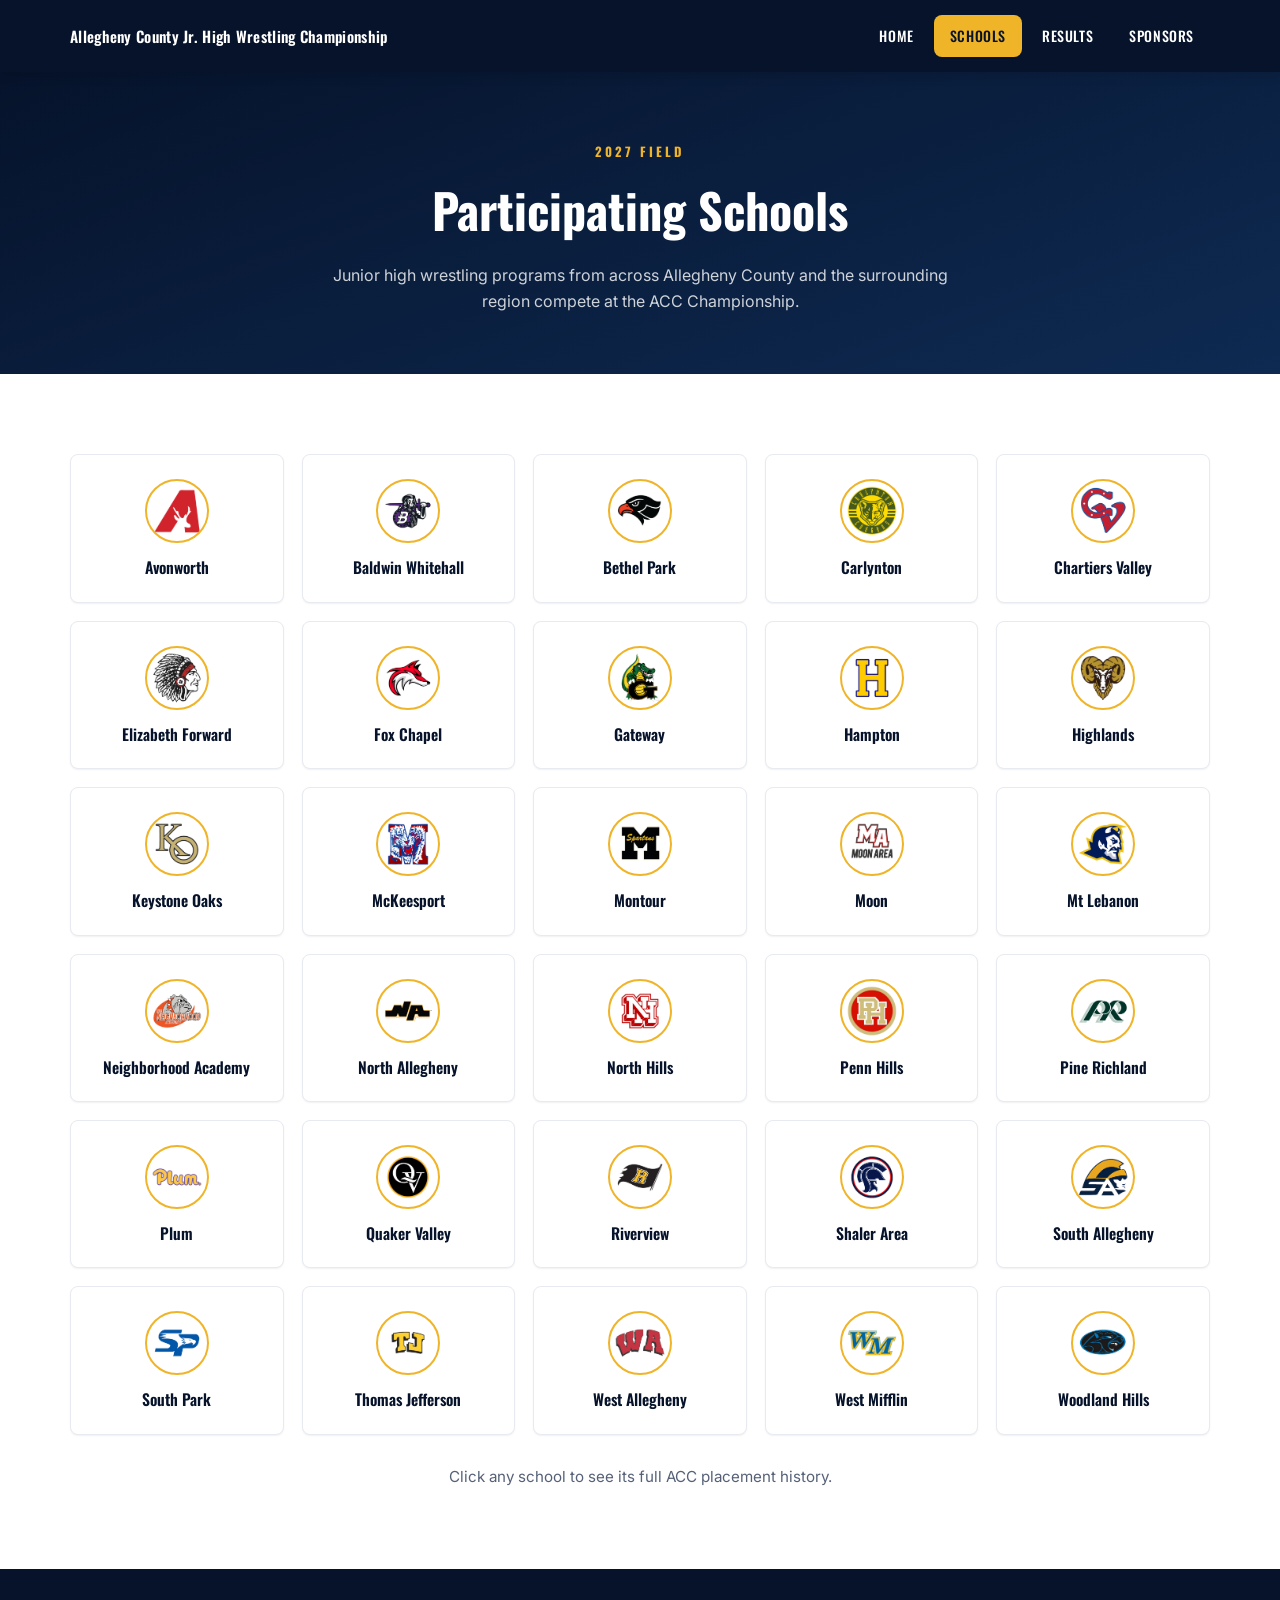
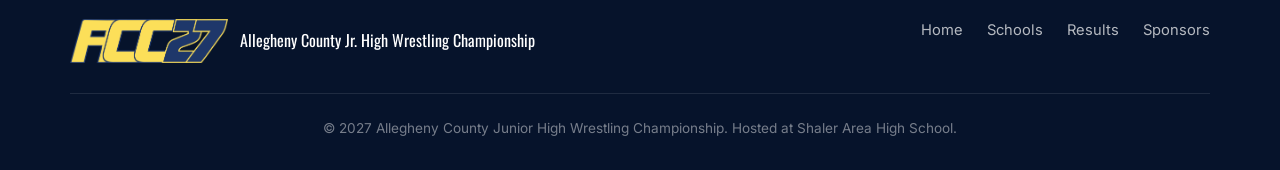
<file: schools.html>
<!DOCTYPE html>
<html lang="en">
<head>
  <meta charset="UTF-8">
  <meta name="viewport" content="width=device-width, initial-scale=1.0">
  <title>Participating Schools | ACC Jr. High Wrestling Championship</title>
  <link rel="stylesheet" href="styles.css">
  <link rel="icon" type="image/png" href="favicon.png">
  <link rel="preconnect" href="https://fonts.googleapis.com">
  <link rel="preconnect" href="https://fonts.gstatic.com" crossorigin>
  <link href="https://fonts.googleapis.com/css2?family=Oswald:wght@400;500;600;700&family=Inter:wght@400;500;600;700&display=swap" rel="stylesheet">
</head>
<body>

  <nav class="nav">
    <div class="nav-container">
      <a href="index.html" class="nav-logo">
        <span>Allegheny County Jr. High Wrestling Championship</span>
      </a>
      <button class="nav-toggle" aria-label="Toggle menu">
        <span></span><span></span><span></span>
      </button>
      <ul class="nav-menu">
        <li><a href="index.html">Home</a></li>
        <li><a href="schools.html" class="active">Schools</a></li>
        <li><a href="results.html">Results</a></li>
        <li><a href="sponsors.html">Sponsors</a></li>
      </ul>
    </div>
  </nav>

  <section class="page-hero">
    <span class="section-eyebrow">2027 Field</span>
    <h1>Participating Schools</h1>
    <p>Junior high wrestling programs from across Allegheny County and the surrounding region compete at the ACC Championship.</p>
  </section>

  <section class="section">
    <div class="container">
      <div id="teams-grid" class="teams-grid"><!-- rendered by schools.js --></div>
      <p id="teams-empty" class="schedule-note" style="display:none;">
        2027 school list coming soon &mdash; check back closer to the tournament.
      </p>
      <p class="schedule-note">Click any school to see its full ACC placement history.</p>
    </div>
  </section>

  <!-- School History Modal -->
  <div id="history-modal" class="history-modal">
    <div class="history-modal-dialog">
      <button type="button" class="history-modal-close" aria-label="Close">&times;</button>
      <h2 id="history-modal-title" class="history-modal-title"></h2>
      <div id="history-modal-body" class="history-modal-body"><!-- rendered by schools.js --></div>
    </div>
  </div>

  <footer class="footer">
    <div class="container">
      <div class="footer-content">
        <div class="footer-logo">
          <img src="assets/brand/logo-mark.png" alt="ACC27">
          <p>Allegheny County Jr. High Wrestling Championship</p>
        </div>
        <div class="footer-links">
          <a href="index.html">Home</a>
          <a href="schools.html">Schools</a>
          <a href="results.html">Results</a>
          <a href="sponsors.html">Sponsors</a>
        </div>
      </div>
      <div class="footer-bottom">
        &copy; 2027 Allegheny County Junior High Wrestling Championship. Hosted at Shaler Area High School.
      </div>
    </div>
  </footer>

  <script src="assets/school-history-data.js"></script>
  <script src="schools.js"></script>
  <script>
    document.querySelector('.nav-toggle')?.addEventListener('click', function() {
      document.querySelector('.nav-menu').classList.toggle('active');
    });
  </script>
</body>
</html>
</file>
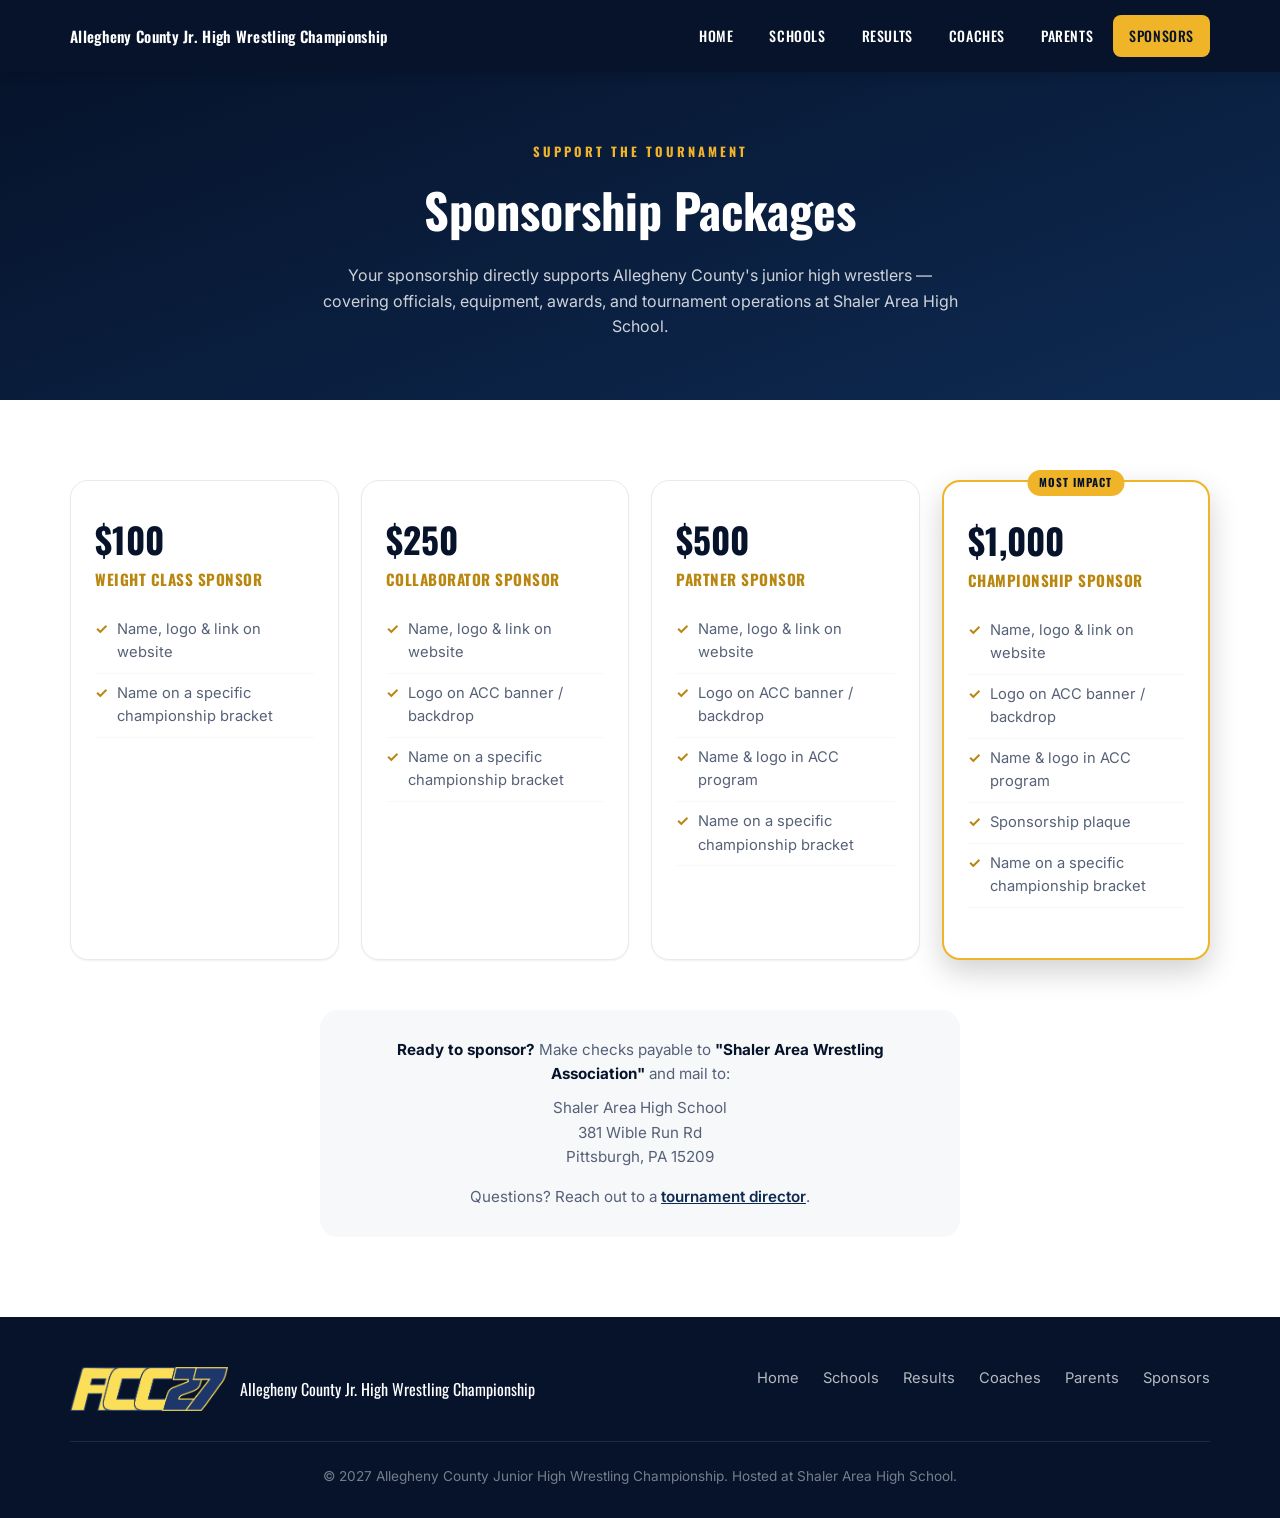
<file: sponsors.html>
<!DOCTYPE html>
<html lang="en">
<head>
  <meta charset="UTF-8">
  <meta name="viewport" content="width=device-width, initial-scale=1.0">
  <title>Sponsors | ACC Jr. High Wrestling Championship</title>
  <link rel="stylesheet" href="styles.css">
  <link rel="icon" type="image/png" href="favicon.png">
  <link rel="preconnect" href="https://fonts.googleapis.com">
  <link rel="preconnect" href="https://fonts.gstatic.com" crossorigin>
  <link href="https://fonts.googleapis.com/css2?family=Oswald:wght@400;500;600;700&family=Inter:wght@400;500;600;700&display=swap" rel="stylesheet">
</head>
<body>

  <nav class="nav">
    <div class="nav-container">
      <a href="index.html" class="nav-logo">
        <span>Allegheny County Jr. High Wrestling Championship</span>
      </a>
      <button class="nav-toggle" aria-label="Toggle menu">
        <span></span><span></span><span></span>
      </button>
      <ul class="nav-menu">
        <li><a href="index.html">Home</a></li>
        <li><a href="schools.html">Schools</a></li>
        <li><a href="results.html">Results</a></li>
        <li><a href="coaches.html">Coaches</a></li>
        <li><a href="parents.html">Parents</a></li>
        <li><a href="sponsors.html" class="active">Sponsors</a></li>
      </ul>
    </div>
  </nav>

  <section class="page-hero">
    <span class="section-eyebrow">Support the Tournament</span>
    <h1>Sponsorship Packages</h1>
    <p>Your sponsorship directly supports Allegheny County's junior high wrestlers — covering officials, equipment, awards, and tournament operations at Shaler Area High School.</p>
  </section>

  <section class="section">
    <div class="container">
      <div class="tier-grid">
        <div class="tier-card">
          <div class="tier-price">$100</div>
          <div class="tier-name">Weight Class Sponsor</div>
          <ul class="tier-perks">
            <li>Name, logo &amp; link on website</li>
            <li>Name on a specific championship bracket</li>
          </ul>
        </div>
        <div class="tier-card">
          <div class="tier-price">$250</div>
          <div class="tier-name">Collaborator Sponsor</div>
          <ul class="tier-perks">
            <li>Name, logo &amp; link on website</li>
            <li>Logo on ACC banner / backdrop</li>
            <li>Name on a specific championship bracket</li>
          </ul>
        </div>
        <div class="tier-card">
          <div class="tier-price">$500</div>
          <div class="tier-name">Partner Sponsor</div>
          <ul class="tier-perks">
            <li>Name, logo &amp; link on website</li>
            <li>Logo on ACC banner / backdrop</li>
            <li>Name &amp; logo in ACC program</li>
            <li>Name on a specific championship bracket</li>
          </ul>
        </div>
        <div class="tier-card featured">
          <div class="tier-price">$1,000</div>
          <div class="tier-name">Championship Sponsor</div>
          <ul class="tier-perks">
            <li>Name, logo &amp; link on website</li>
            <li>Logo on ACC banner / backdrop</li>
            <li>Name &amp; logo in ACC program</li>
            <li>Sponsorship plaque</li>
            <li>Name on a specific championship bracket</li>
          </ul>
        </div>
      </div>

      <div class="sponsor-mail">
        <p><strong>Ready to sponsor?</strong> Make checks payable to <strong>"Shaler Area Wrestling Association"</strong> and mail to:</p>
        <p style="margin-top:10px;">Shaler Area High School<br>381 Wible Run Rd<br>Pittsburgh, PA 15209</p>
        <p style="margin-top:16px;">Questions? Reach out to a <a href="index.html#directors" style="color:var(--navy); font-weight:600;">tournament director</a>.</p>
      </div>
    </div>
  </section>

  <footer class="footer">
    <div class="container">
      <div class="footer-content">
        <div class="footer-logo">
          <img src="assets/brand/logo-mark.png" alt="ACC27">
          <p>Allegheny County Jr. High Wrestling Championship</p>
        </div>
        <div class="footer-links">
          <a href="index.html">Home</a>
          <a href="schools.html">Schools</a>
          <a href="results.html">Results</a>
          <a href="coaches.html">Coaches</a>
          <a href="parents.html">Parents</a>
          <a href="sponsors.html">Sponsors</a>
        </div>
      </div>
      <div class="footer-bottom">
        &copy; 2027 Allegheny County Junior High Wrestling Championship. Hosted at Shaler Area High School.
      </div>
    </div>
  </footer>

  <script>
    document.querySelector('.nav-toggle')?.addEventListener('click', function() {
      document.querySelector('.nav-menu').classList.toggle('active');
    });
  </script>
</body>
</html>
</file>
<file: styles.css>
/* ===========================================
   ACC JR HIGH WRESTLING — Navy & Gold Theme
   =========================================== */

:root {
  --navy-dark: #06132b;
  --navy: #0e2a52;
  --navy-light: #1c4886;
  --gold: #f0b429;
  --gold-light: #ffd873;
  --gold-dark: #b9860f;
  --white: #ffffff;
  --gray-100: #f7f8fa;
  --gray-200: #e7eaf0;
  --gray-300: #cdd3de;
  --gray-600: #566178;
  --gray-800: #1c2434;

  --font-display: 'Oswald', sans-serif;
  --font-body: 'Inter', system-ui, sans-serif;

  --shadow-sm: 0 1px 2px rgba(0,0,0,0.06);
  --shadow-md: 0 4px 10px rgba(0,0,0,0.12);
  --shadow-lg: 0 12px 30px rgba(0,0,0,0.18);
  --shadow-xl: 0 24px 50px rgba(0,0,0,0.25);

  --radius: 8px;
  --radius-lg: 18px;
}

*, *::before, *::after { box-sizing: border-box; margin: 0; padding: 0; }

svg { max-width: 100%; max-height: 100%; overflow: visible; }
img { max-width: 100%; height: auto; }
html { scroll-behavior: smooth; }

body {
  font-family: var(--font-body);
  color: var(--gray-800);
  background: var(--white);
  line-height: 1.6;
}

.container { max-width: 1180px; margin: 0 auto; padding: 0 20px; }

a { color: inherit; }

/* ===========================================
   NAV
   =========================================== */

.nav {
  position: sticky;
  top: 0;
  z-index: 1000;
  background: var(--navy-dark);
  box-shadow: var(--shadow-md);
}

.nav-container {
  max-width: 1180px;
  margin: 0 auto;
  padding: 0 20px;
  display: flex;
  align-items: center;
  justify-content: space-between;
  height: 72px;
}

.nav-logo {
  display: flex;
  align-items: center;
  gap: 12px;
  text-decoration: none;
  color: var(--white);
  font-family: var(--font-display);
  font-weight: 600;
  font-size: 0.95rem;
  line-height: 1.2;
  letter-spacing: 0.3px;
  max-width: 340px;
}

.nav-logo img {
  height: 44px;
  width: auto;
}

.nav-menu {
  display: flex;
  list-style: none;
  gap: 4px;
}

.nav-menu a {
  display: block;
  padding: 10px 16px;
  color: var(--white);
  text-decoration: none;
  font-family: var(--font-display);
  font-size: 14px;
  font-weight: 500;
  letter-spacing: 0.6px;
  text-transform: uppercase;
  border-radius: var(--radius);
  transition: all 0.2s ease;
}

.nav-menu a:hover, .nav-menu a.active {
  background: var(--gold);
  color: var(--navy-dark);
}

.nav-toggle {
  display: none;
  flex-direction: column;
  gap: 5px;
  background: none;
  border: none;
  cursor: pointer;
  padding: 5px;
}

.nav-toggle span {
  display: block;
  width: 25px;
  height: 3px;
  background: var(--white);
  border-radius: 2px;
  transition: all 0.3s ease;
}

@media (max-width: 800px) {
  .nav-toggle { display: flex; }
  .nav-menu {
    position: absolute;
    top: 72px;
    left: 0;
    right: 0;
    background: var(--navy-dark);
    flex-direction: column;
    padding: 16px;
    gap: 6px;
    display: none;
    border-top: 1px solid rgba(255,255,255,0.1);
  }
  .nav-menu.active { display: flex; }
  .nav-menu a { padding: 14px 18px; }
}

/* ===========================================
   HERO
   =========================================== */

.hero {
  position: relative;
  padding: 100px 20px 90px;
  text-align: center;
  color: var(--white);
  background:
    radial-gradient(circle at 20% 20%, rgba(240,180,41,0.12) 0%, transparent 45%),
    radial-gradient(circle at 80% 80%, rgba(240,180,41,0.08) 0%, transparent 50%),
    linear-gradient(160deg, var(--navy-dark) 0%, var(--navy) 55%, var(--navy-light) 100%);
  overflow: hidden;
}

.hero::after {
  content: '';
  position: absolute;
  inset: 0;
  background: url('data:image/svg+xml,<svg xmlns="http://www.w3.org/2000/svg" viewBox="0 0 100 100"><circle cx="50" cy="50" r="40" fill="none" stroke="rgba(255,255,255,0.035)" stroke-width="2"/></svg>');
  background-size: 220px 220px;
  pointer-events: none;
}

.hero-content { position: relative; max-width: 880px; margin: 0 auto; }

.hero-logo {
  display: block;
  max-width: 280px;
  width: 50%;
  margin: 0 auto 30px;
}

.hero-eyebrow {
  display: inline-block;
  font-family: var(--font-display);
  color: var(--gold);
  letter-spacing: 4px;
  font-size: 0.85rem;
  font-weight: 600;
  text-transform: uppercase;
  margin-bottom: 18px;
}

.hero-title {
  font-family: var(--font-display);
  font-size: clamp(2.4rem, 7vw, 4.6rem);
  font-weight: 700;
  line-height: 1.05;
  letter-spacing: 0.5px;
  text-shadow: 0 4px 30px rgba(0,0,0,0.35);
  margin-bottom: 22px;
}

.hero-title .gold { color: var(--gold); }

.hero-details {
  display: flex;
  flex-wrap: wrap;
  justify-content: center;
  gap: 10px 22px;
  font-family: var(--font-display);
  font-size: 1.15rem;
  color: rgba(255,255,255,0.9);
  margin-bottom: 36px;
}

.hero-details .sep { opacity: 0.4; }

.hero-buttons {
  display: flex;
  gap: 16px;
  justify-content: center;
  flex-wrap: wrap;
}

/* ===========================================
   BUTTONS
   =========================================== */

.btn {
  display: inline-flex;
  align-items: center;
  justify-content: center;
  gap: 8px;
  padding: 14px 30px;
  font-family: var(--font-display);
  font-size: 15px;
  font-weight: 600;
  letter-spacing: 1px;
  text-transform: uppercase;
  text-decoration: none;
  border-radius: var(--radius);
  border: 2px solid transparent;
  cursor: pointer;
  transition: all 0.2s ease;
}

.btn-primary { background: var(--gold); color: var(--navy-dark); border-color: var(--gold); }
.btn-primary:hover { background: var(--gold-light); border-color: var(--gold-light); transform: translateY(-2px); box-shadow: 0 8px 20px rgba(240,180,41,0.35); }

.btn-outline { background: transparent; color: var(--white); border-color: rgba(255,255,255,0.6); }
.btn-outline:hover { background: var(--white); color: var(--navy-dark); border-color: var(--white); }

.btn-navy { background: var(--navy); color: var(--white); border-color: var(--navy); }
.btn-navy:hover { background: var(--navy-light); border-color: var(--navy-light); }

.btn-sm { padding: 10px 20px; font-size: 13px; }

/* ===========================================
   SECTIONS
   =========================================== */

.section { padding: 80px 0; }
.section-alt { background: var(--gray-100); }
.section-navy { background: var(--navy-dark); color: var(--white); }

.section-eyebrow {
  display: block;
  text-align: center;
  font-family: var(--font-display);
  color: var(--gold-dark);
  letter-spacing: 3px;
  font-size: 0.8rem;
  font-weight: 700;
  text-transform: uppercase;
  margin-bottom: 10px;
}

.section-navy .section-eyebrow { color: var(--gold); }

.section-title {
  font-family: var(--font-display);
  font-size: clamp(1.8rem, 4vw, 2.6rem);
  font-weight: 700;
  text-align: center;
  margin-bottom: 16px;
  color: var(--navy-dark);
}

.section-navy .section-title { color: var(--white); }

.section-subtitle {
  text-align: center;
  max-width: 720px;
  margin: 0 auto 50px;
  color: var(--gray-600);
  font-size: 1.05rem;
}

.section-navy .section-subtitle { color: rgba(255,255,255,0.75); }

/* About / format */

.about-grid {
  display: grid;
  grid-template-columns: 1.1fr 0.9fr;
  gap: 50px;
  align-items: start;
}

@media (max-width: 860px) { .about-grid { grid-template-columns: 1fr; } }

.about-text p { margin-bottom: 18px; color: var(--gray-600); font-size: 1.05rem; }
.about-text strong { color: var(--navy-dark); }

.stat-card {
  background: var(--white);
  border: 1px solid var(--gray-200);
  border-radius: var(--radius-lg);
  padding: 20px 24px;
  box-shadow: var(--shadow-sm);
}

.stat-grid { display: grid; grid-template-columns: 1fr 1fr; gap: 16px; }

.stat-number {
  font-family: var(--font-display);
  font-size: 2.2rem;
  font-weight: 700;
  color: var(--navy);
}

.stat-label { font-size: 0.85rem; color: var(--gray-600); text-transform: uppercase; letter-spacing: 0.5px; }

/* Format steps */

.format-grid {
  display: grid;
  grid-template-columns: repeat(3, 1fr);
  gap: 24px;
}

@media (max-width: 860px) { .format-grid { grid-template-columns: 1fr; } }

.format-card {
  background: var(--white);
  border-radius: var(--radius-lg);
  padding: 32px 26px;
  box-shadow: var(--shadow-sm);
  border-top: 4px solid var(--gold);
}

.format-num {
  font-family: var(--font-display);
  font-size: 2rem;
  font-weight: 700;
  color: var(--gold-dark);
  margin-bottom: 10px;
}

.format-card h3 {
  font-family: var(--font-display);
  font-size: 1.15rem;
  color: var(--navy-dark);
  margin-bottom: 10px;
  text-transform: uppercase;
  letter-spacing: 0.5px;
}

.format-card p { color: var(--gray-600); font-size: 0.98rem; }

/* Schedule */

.schedule-grid {
  display: grid;
  grid-template-columns: 1fr 1fr;
  gap: 30px;
}

@media (max-width: 760px) { .schedule-grid { grid-template-columns: 1fr; } }

.schedule-day {
  background: var(--white);
  border-radius: var(--radius-lg);
  overflow: hidden;
  box-shadow: var(--shadow-md);
}

.schedule-day-header {
  background: var(--navy-dark);
  color: var(--white);
  padding: 20px 26px;
  font-family: var(--font-display);
}

.schedule-day-header .day-name { font-size: 0.85rem; letter-spacing: 2px; color: var(--gold); text-transform: uppercase; }
.schedule-day-header .day-date { font-size: 1.3rem; font-weight: 700; }

.schedule-list { padding: 10px 0; }

.schedule-row {
  display: flex;
  justify-content: space-between;
  gap: 16px;
  padding: 14px 26px;
  border-bottom: 1px solid var(--gray-200);
}

.schedule-row:last-child { border-bottom: none; }

.schedule-time { font-family: var(--font-display); font-weight: 600; color: var(--navy); white-space: nowrap; }
.schedule-event { color: var(--gray-800); text-align: right; }

.schedule-note {
  text-align: center;
  margin-top: 30px;
  color: var(--gray-600);
  font-size: 0.95rem;
}

/* Directors / credits */

.directors-grid {
  display: grid;
  grid-template-columns: repeat(3, 1fr);
  gap: 24px;
  max-width: 900px;
  margin: 0 auto;
}

@media (max-width: 760px) { .directors-grid { grid-template-columns: 1fr; } }

.director-card {
  text-align: center;
  padding: 28px 20px;
}

.director-avatar {
  width: 76px;
  height: 76px;
  border-radius: 50%;
  background: var(--gold);
  color: var(--navy-dark);
  display: flex;
  align-items: center;
  justify-content: center;
  font-family: var(--font-display);
  font-weight: 700;
  font-size: 1.4rem;
  margin: 0 auto 16px;
}

.director-card h3 { font-family: var(--font-display); font-size: 1.1rem; margin-bottom: 4px; }
.director-card p { color: rgba(255,255,255,0.65); font-size: 0.9rem; text-transform: uppercase; letter-spacing: 0.5px; }

.thanks-note {
  text-align: center;
  max-width: 640px;
  margin: 40px auto 0;
  color: rgba(255,255,255,0.7);
  font-size: 0.95rem;
  padding-top: 30px;
  border-top: 1px solid rgba(255,255,255,0.1);
}

/* Sponsor teaser / CTA */

.cta-band {
  background: linear-gradient(120deg, var(--gold-dark), var(--gold));
  color: var(--navy-dark);
  padding: 60px 20px;
  text-align: center;
}

.cta-band h2 {
  font-family: var(--font-display);
  font-size: clamp(1.6rem, 4vw, 2.2rem);
  margin-bottom: 14px;
}

.cta-band p { max-width: 600px; margin: 0 auto 26px; font-size: 1.05rem; }

/* Teams grid */

.teams-grid {
  display: grid;
  grid-template-columns: repeat(auto-fill, minmax(180px, 1fr));
  gap: 18px;
}

.team-card {
  background: var(--white);
  border: 1px solid var(--gray-200);
  border-radius: var(--radius);
  padding: 24px 16px;
  text-align: center;
  box-shadow: var(--shadow-sm);
  transition: box-shadow 0.2s ease, transform 0.2s ease;
  width: 100%;
  font-family: inherit;
  cursor: pointer;
  display: block;
}

.team-card:focus-visible {
  outline: 2px solid var(--gold-dark);
  outline-offset: 2px;
}

.team-card:hover {
  box-shadow: var(--shadow-md);
  transform: translateY(-2px);
}

.team-logo {
  width: 64px;
  height: 64px;
  margin: 0 auto 14px;
  border-radius: 50%;
  background: var(--white);
  color: var(--navy-dark);
  display: flex;
  align-items: center;
  justify-content: center;
  font-family: var(--font-display);
  font-weight: 700;
  font-size: 1.3rem;
  letter-spacing: 0.5px;
  border: 2px solid var(--gold);
  overflow: hidden;
}

.team-logo img {
  width: 100%;
  height: 100%;
  object-fit: cover;
}

.team-card .team-name {
  font-family: var(--font-display);
  font-weight: 600;
  color: var(--navy-dark);
  font-size: 0.98rem;
  line-height: 1.3;
}

.placeholder-box {
  border: 2px dashed var(--gray-300);
  border-radius: var(--radius-lg);
  padding: 50px 30px;
  text-align: center;
  color: var(--gray-600);
  max-width: 640px;
  margin: 0 auto;
}

.placeholder-box strong { color: var(--navy-dark); }

/* School history modal */

.history-modal {
  display: none;
  position: fixed;
  inset: 0;
  z-index: 2000;
  background: rgba(6, 19, 43, 0.75);
  align-items: center;
  justify-content: center;
  padding: 20px;
}

.history-modal.active {
  display: flex;
}

.history-modal-dialog {
  background: var(--white);
  border-radius: var(--radius-lg);
  max-width: 560px;
  width: 100%;
  max-height: 85vh;
  overflow-y: auto;
  padding: 40px 32px 32px;
  position: relative;
  box-shadow: var(--shadow-xl);
}

.history-modal-close {
  position: absolute;
  top: 16px;
  right: 16px;
  width: 36px;
  height: 36px;
  border-radius: 50%;
  border: none;
  background: var(--gray-100);
  color: var(--navy-dark);
  font-size: 1.4rem;
  line-height: 1;
  cursor: pointer;
  display: flex;
  align-items: center;
  justify-content: center;
  transition: background 0.2s ease;
}

.history-modal-close:hover { background: var(--gray-200); }

.history-modal-title {
  font-family: var(--font-display);
  font-size: 1.6rem;
  color: var(--navy-dark);
  margin-bottom: 24px;
  padding-right: 30px;
}

.history-empty {
  color: var(--gray-600);
  text-align: center;
  padding: 20px 0;
}

.history-year-block { margin-bottom: 26px; }
.history-year-block:last-child { margin-bottom: 0; }

.history-year-heading {
  font-family: var(--font-display);
  font-size: 1.05rem;
  color: var(--gold-dark);
  letter-spacing: 0.5px;
  margin-bottom: 10px;
  padding-bottom: 6px;
  border-bottom: 2px solid var(--gray-200);
}

.history-list { list-style: none; }

.history-row {
  display: flex;
  align-items: baseline;
  gap: 10px;
  padding: 7px 0;
  font-size: 0.94rem;
}

.history-place {
  font-family: var(--font-display);
  font-weight: 600;
  color: var(--navy);
  min-width: 92px;
  flex-shrink: 0;
}

.history-athlete { color: var(--gray-800); flex: 1; }

.history-weight {
  color: var(--gray-600);
  font-size: 0.85rem;
  flex-shrink: 0;
}

/* Sponsor tiers */

.tier-grid {
  display: grid;
  grid-template-columns: repeat(4, 1fr);
  gap: 22px;
}

@media (max-width: 980px) { .tier-grid { grid-template-columns: 1fr 1fr; } }
@media (max-width: 600px) { .tier-grid { grid-template-columns: 1fr; } }

.tier-card {
  background: var(--white);
  border-radius: var(--radius-lg);
  padding: 30px 24px;
  box-shadow: var(--shadow-sm);
  border: 1px solid var(--gray-200);
  display: flex;
  flex-direction: column;
}

.tier-card.featured {
  border: 2px solid var(--gold);
  box-shadow: var(--shadow-lg);
  position: relative;
}

.tier-card.featured::before {
  content: 'MOST IMPACT';
  position: absolute;
  top: -12px;
  left: 50%;
  transform: translateX(-50%);
  background: var(--gold);
  color: var(--navy-dark);
  font-family: var(--font-display);
  font-size: 0.7rem;
  font-weight: 700;
  letter-spacing: 1px;
  padding: 4px 12px;
  border-radius: 20px;
}

.tier-price {
  font-family: var(--font-display);
  font-size: 2.2rem;
  font-weight: 700;
  color: var(--navy-dark);
}

.tier-name {
  font-family: var(--font-display);
  text-transform: uppercase;
  letter-spacing: 0.5px;
  color: var(--gold-dark);
  font-weight: 700;
  font-size: 0.95rem;
  margin-bottom: 18px;
}

.tier-perks { list-style: none; flex: 1; margin-bottom: 20px; }
.tier-perks li {
  padding: 8px 0 8px 22px;
  position: relative;
  font-size: 0.92rem;
  color: var(--gray-600);
  border-bottom: 1px solid var(--gray-100);
}
.tier-perks li::before {
  content: '✓';
  position: absolute;
  left: 0;
  color: var(--gold-dark);
  font-weight: 700;
}

.sponsor-mail {
  max-width: 640px;
  margin: 50px auto 0;
  background: var(--gray-100);
  border-radius: var(--radius-lg);
  padding: 28px 30px;
  text-align: center;
  font-size: 0.95rem;
  color: var(--gray-600);
}

.sponsor-mail strong { color: var(--navy-dark); }

/* Results */

.champions-table {
  width: 100%;
  border-collapse: collapse;
  background: var(--white);
  border-radius: var(--radius-lg);
  overflow: hidden;
  box-shadow: var(--shadow-sm);
}

.champions-table th, .champions-table td {
  padding: 12px 18px;
  text-align: left;
  border-bottom: 1px solid var(--gray-200);
  font-size: 0.95rem;
}

.champions-table th {
  background: var(--navy-dark);
  color: var(--white);
  font-family: var(--font-display);
  letter-spacing: 0.5px;
  text-transform: uppercase;
  font-size: 0.8rem;
}

.champions-table tr:last-child td { border-bottom: none; }
.champions-table tr:nth-child(even) td { background: var(--gray-100); }

.results-archive-note {
  text-align: center;
  margin-top: 30px;
  color: var(--gray-600);
}

/* Results archive tabs */

.year-tabs {
  display: flex;
  justify-content: center;
  gap: 10px;
  margin-bottom: 40px;
  flex-wrap: wrap;
}

.year-tab {
  font-family: var(--font-display);
  font-size: 1rem;
  font-weight: 600;
  letter-spacing: 0.5px;
  padding: 10px 26px;
  border-radius: 30px;
  border: 2px solid var(--navy);
  background: var(--white);
  color: var(--navy);
  cursor: pointer;
  transition: all 0.2s ease;
}

.year-tab:hover { background: var(--gray-100); }

.year-tab.active {
  background: var(--navy);
  color: var(--white);
}

.results-subhead {
  font-family: var(--font-display);
  font-size: 1.3rem;
  color: var(--navy-dark);
  margin: 40px 0 20px;
  text-align: center;
}

.results-subhead:first-child { margin-top: 0; }

.weights-grid {
  display: grid;
  grid-template-columns: repeat(auto-fill, minmax(260px, 1fr));
  gap: 16px;
}

.weight-card {
  background: var(--white);
  border: 1px solid var(--gray-200);
  border-radius: var(--radius);
  padding: 18px 20px;
  box-shadow: var(--shadow-sm);
}

.weight-num {
  font-family: var(--font-display);
  font-weight: 700;
  color: var(--gold-dark);
  font-size: 1.1rem;
  margin-bottom: 8px;
}

.weight-num::after { content: ' LBS'; font-size: 0.7rem; color: var(--gray-600); font-weight: 500; }

.weight-placements {
  list-style: none;
  font-size: 0.88rem;
  color: var(--gray-600);
  line-height: 1.7;
}

/* Footer */

.footer {
  background: var(--navy-dark);
  color: rgba(255,255,255,0.7);
  padding: 50px 0 30px;
}

.footer-content {
  display: flex;
  flex-wrap: wrap;
  justify-content: space-between;
  gap: 30px;
  padding-bottom: 30px;
  border-bottom: 1px solid rgba(255,255,255,0.1);
}

.footer-logo { display: flex; align-items: center; gap: 12px; }

.footer-logo img {
  height: 44px;
  width: auto;
}

.footer-logo p { font-family: var(--font-display); color: var(--white); font-size: 1rem; }

.footer-links { display: flex; gap: 24px; flex-wrap: wrap; }
.footer-links a { color: rgba(255,255,255,0.7); text-decoration: none; font-size: 0.92rem; }
.footer-links a:hover { color: var(--gold); }

.footer-bottom {
  padding-top: 24px;
  text-align: center;
  font-size: 0.85rem;
  color: rgba(255,255,255,0.45);
}

/* Page header (interior pages) */

.page-hero {
  background: linear-gradient(160deg, var(--navy-dark) 0%, var(--navy) 100%);
  color: var(--white);
  padding: 70px 20px 60px;
  text-align: center;
}

.page-hero .section-eyebrow { color: var(--gold); }

.page-hero h1 {
  font-family: var(--font-display);
  font-size: clamp(2rem, 5vw, 3rem);
  font-weight: 700;
}

.page-hero p { max-width: 640px; margin: 14px auto 0; color: rgba(255,255,255,0.8); }
</file>
